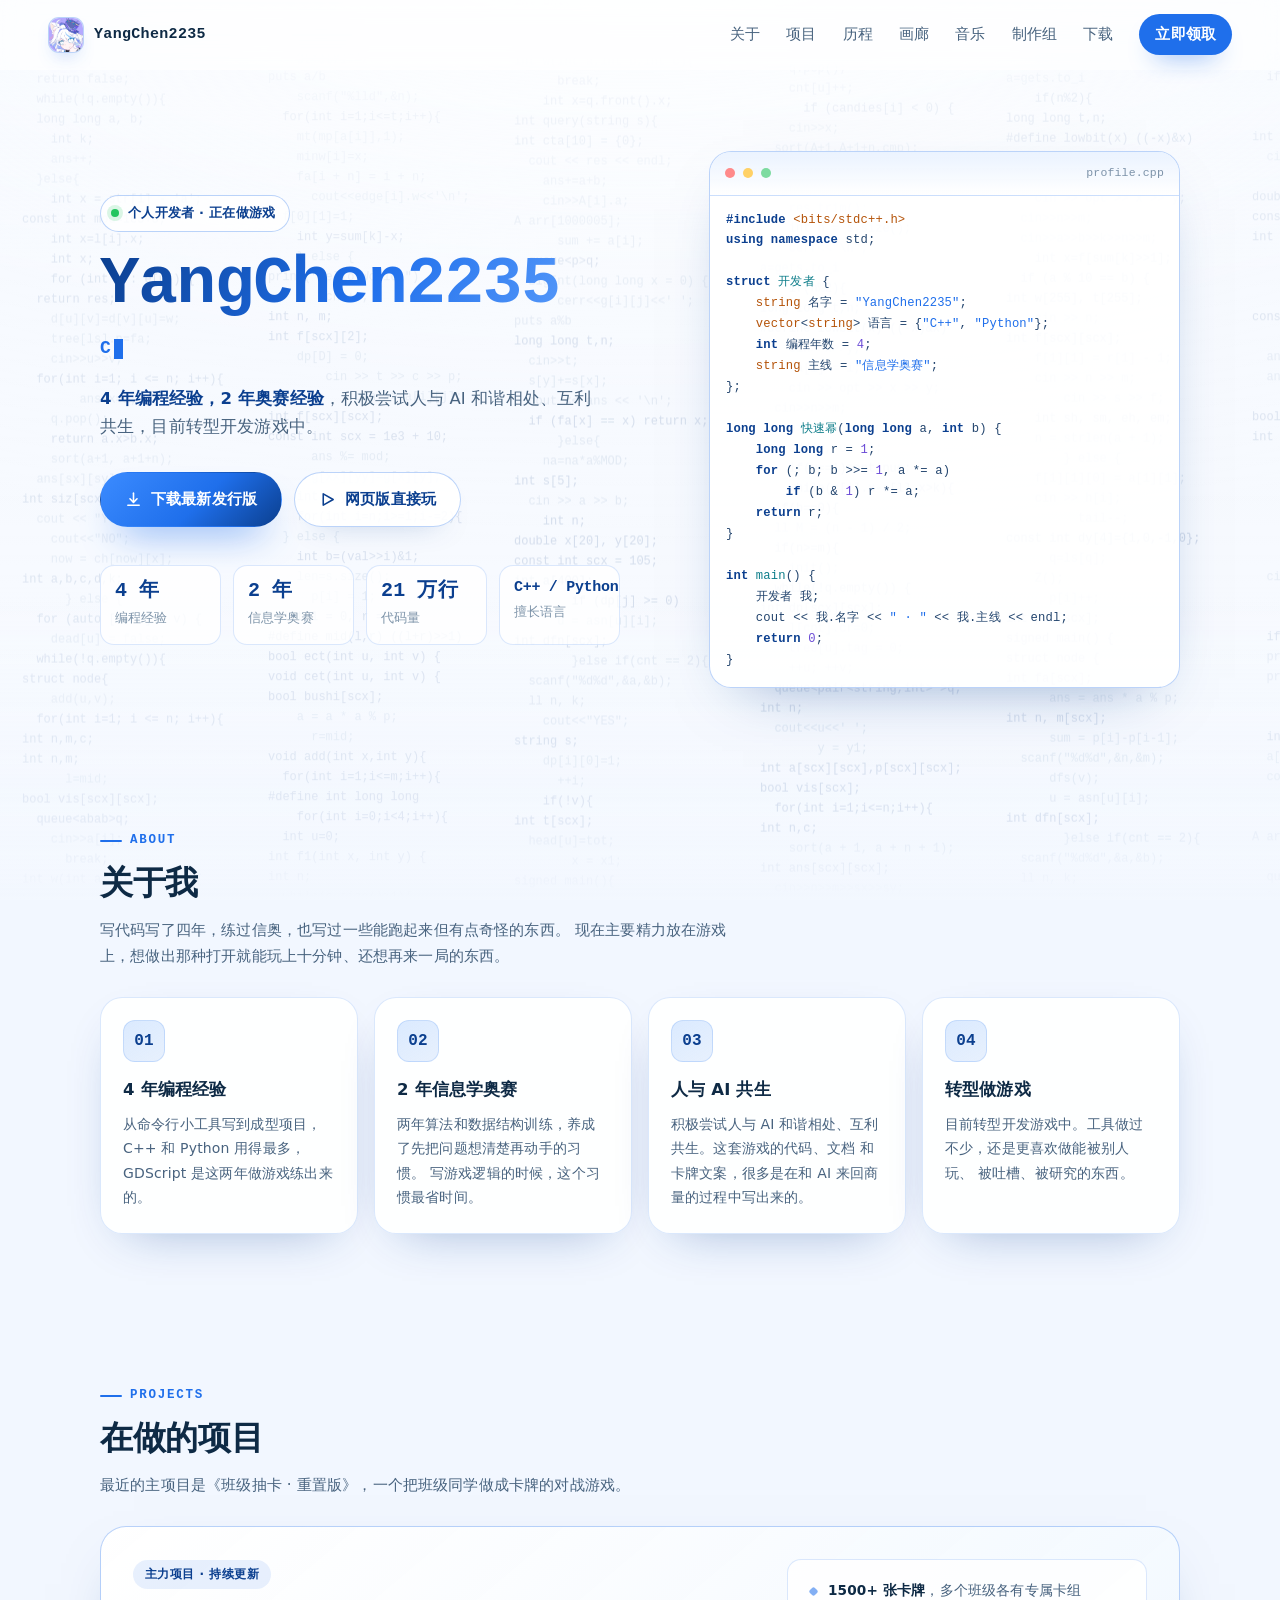
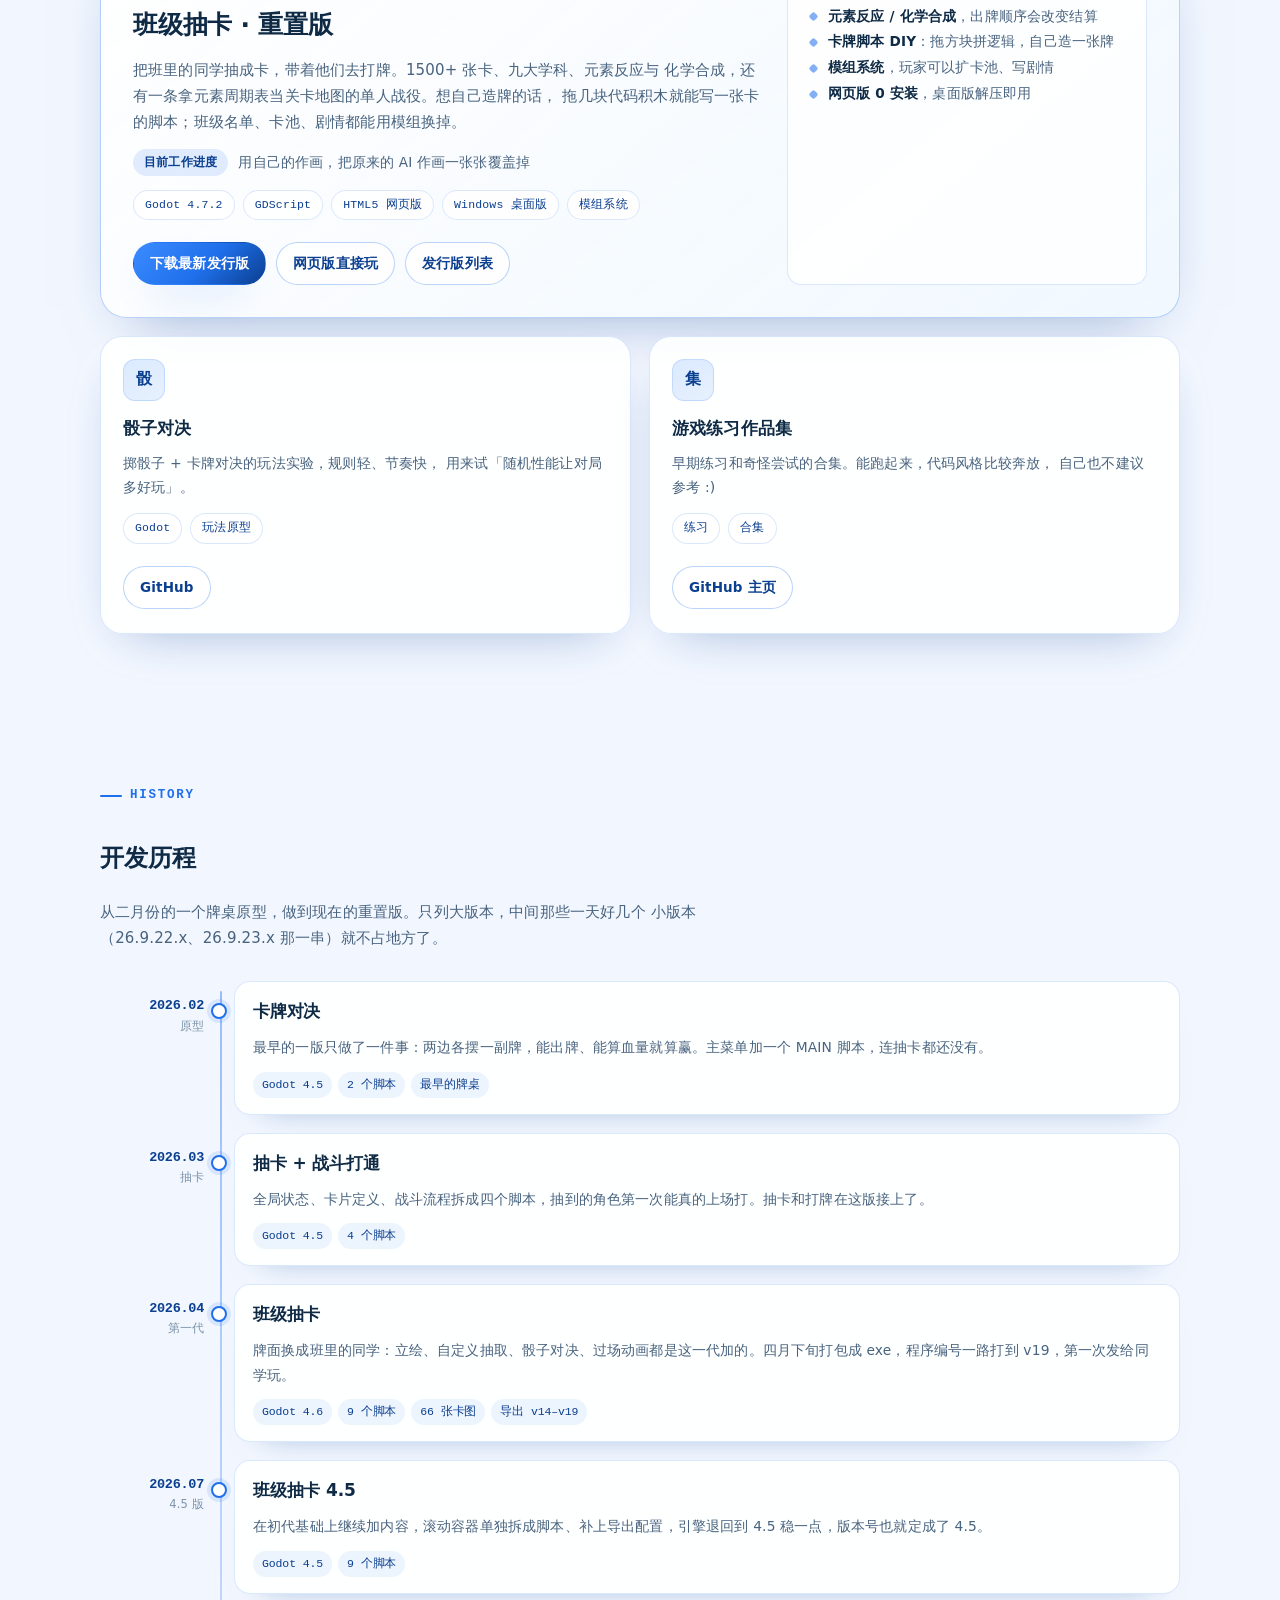
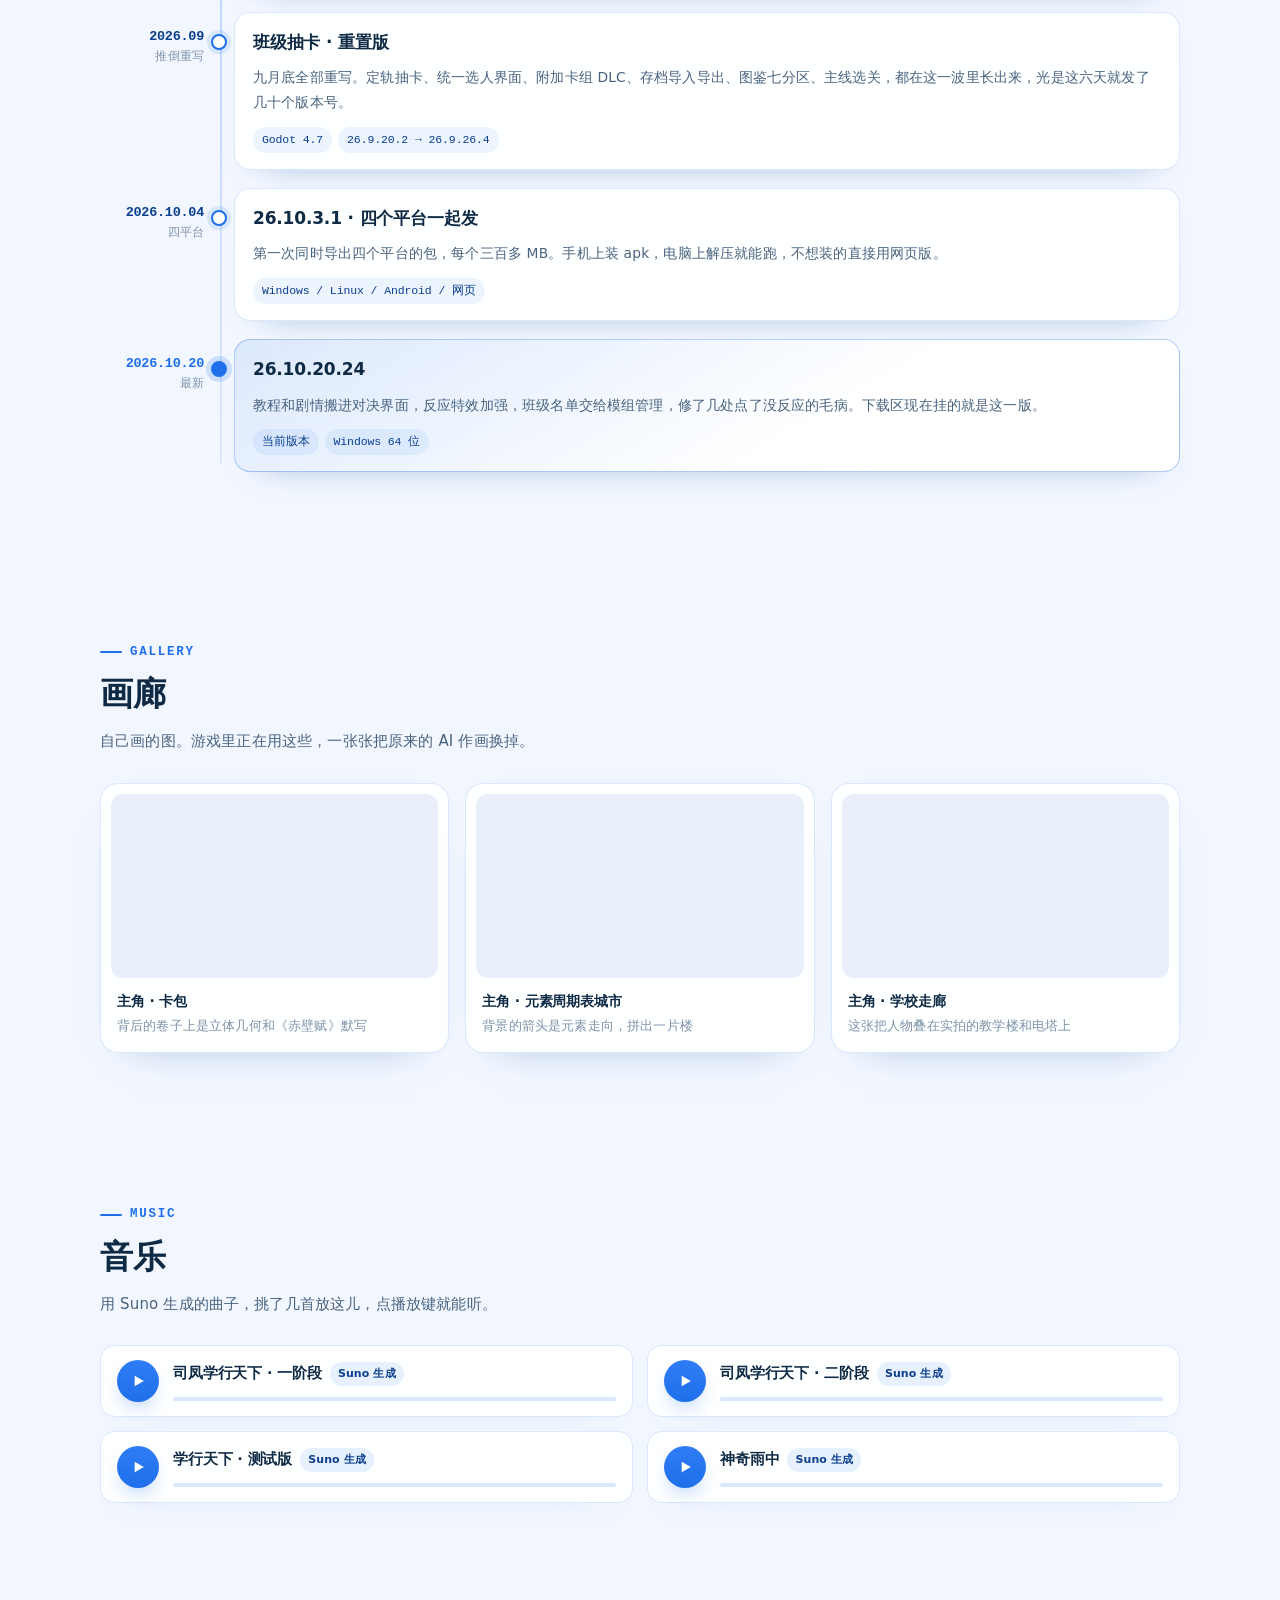
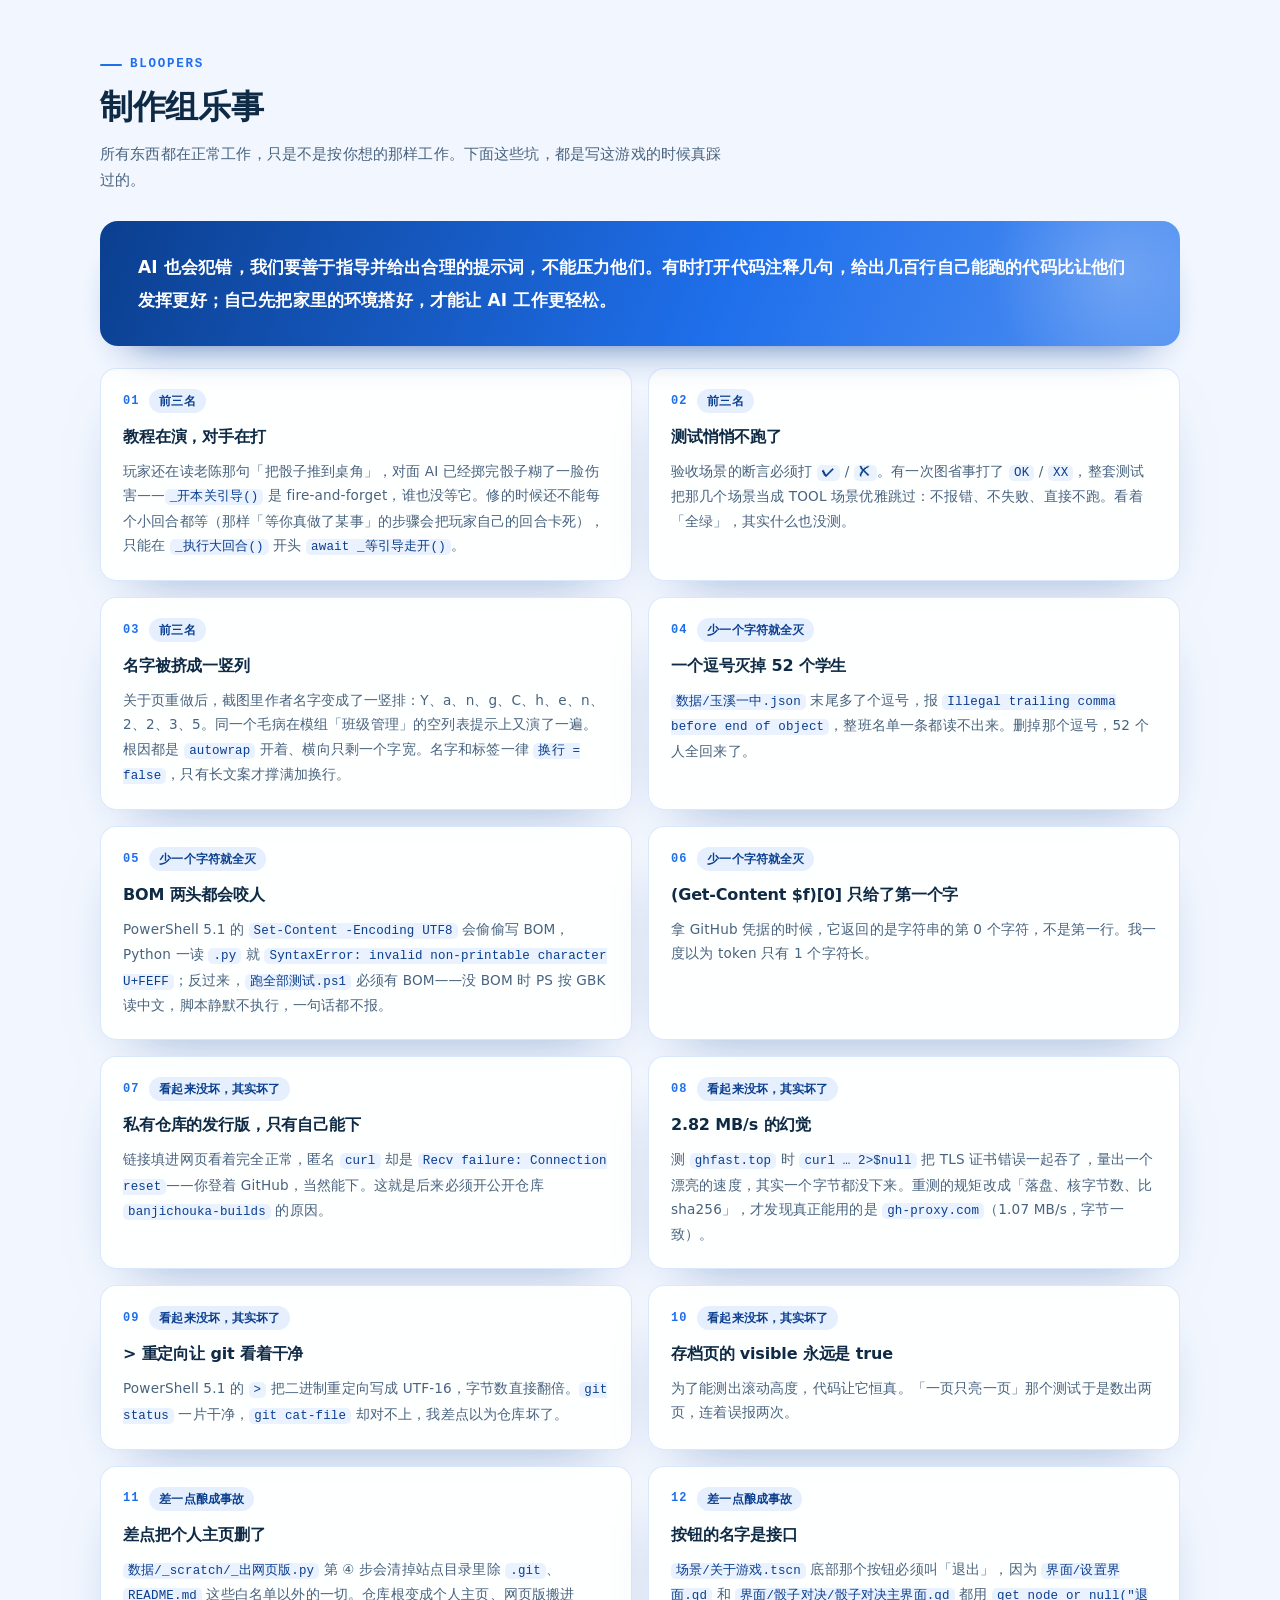
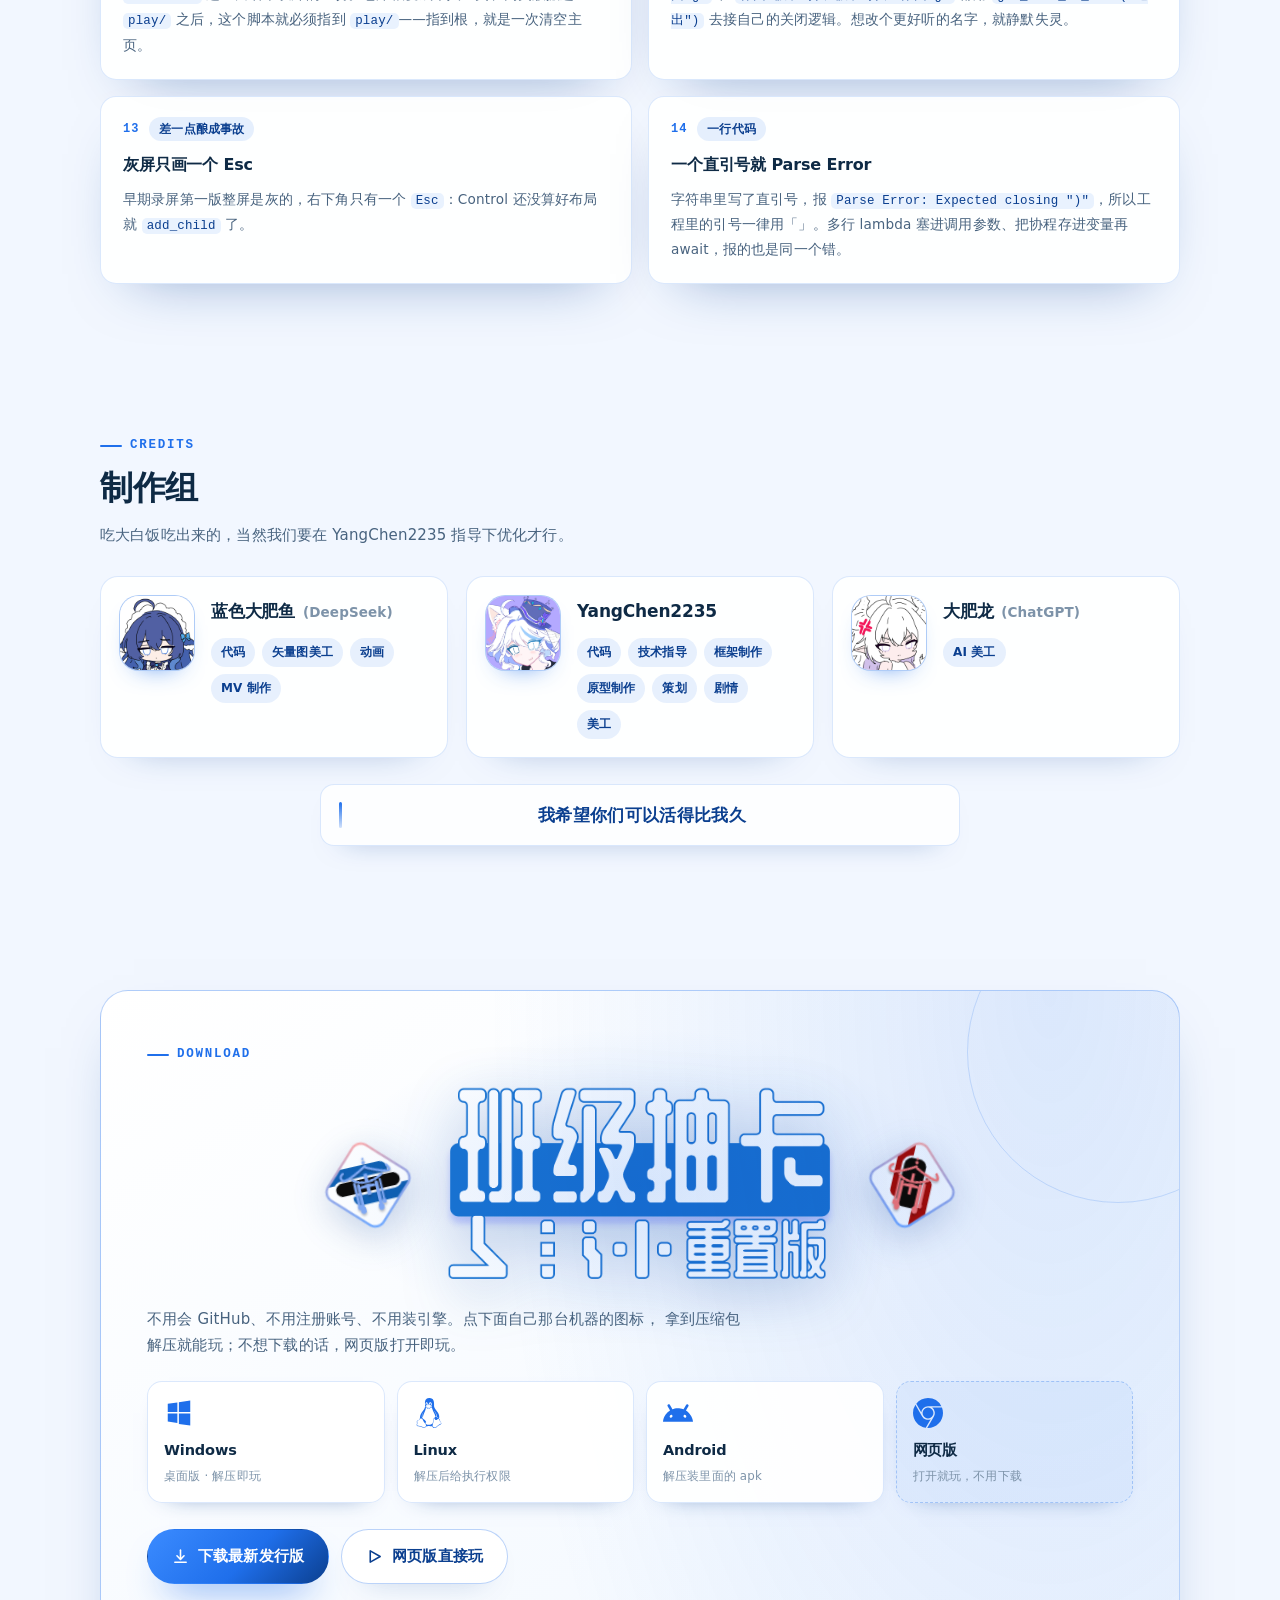
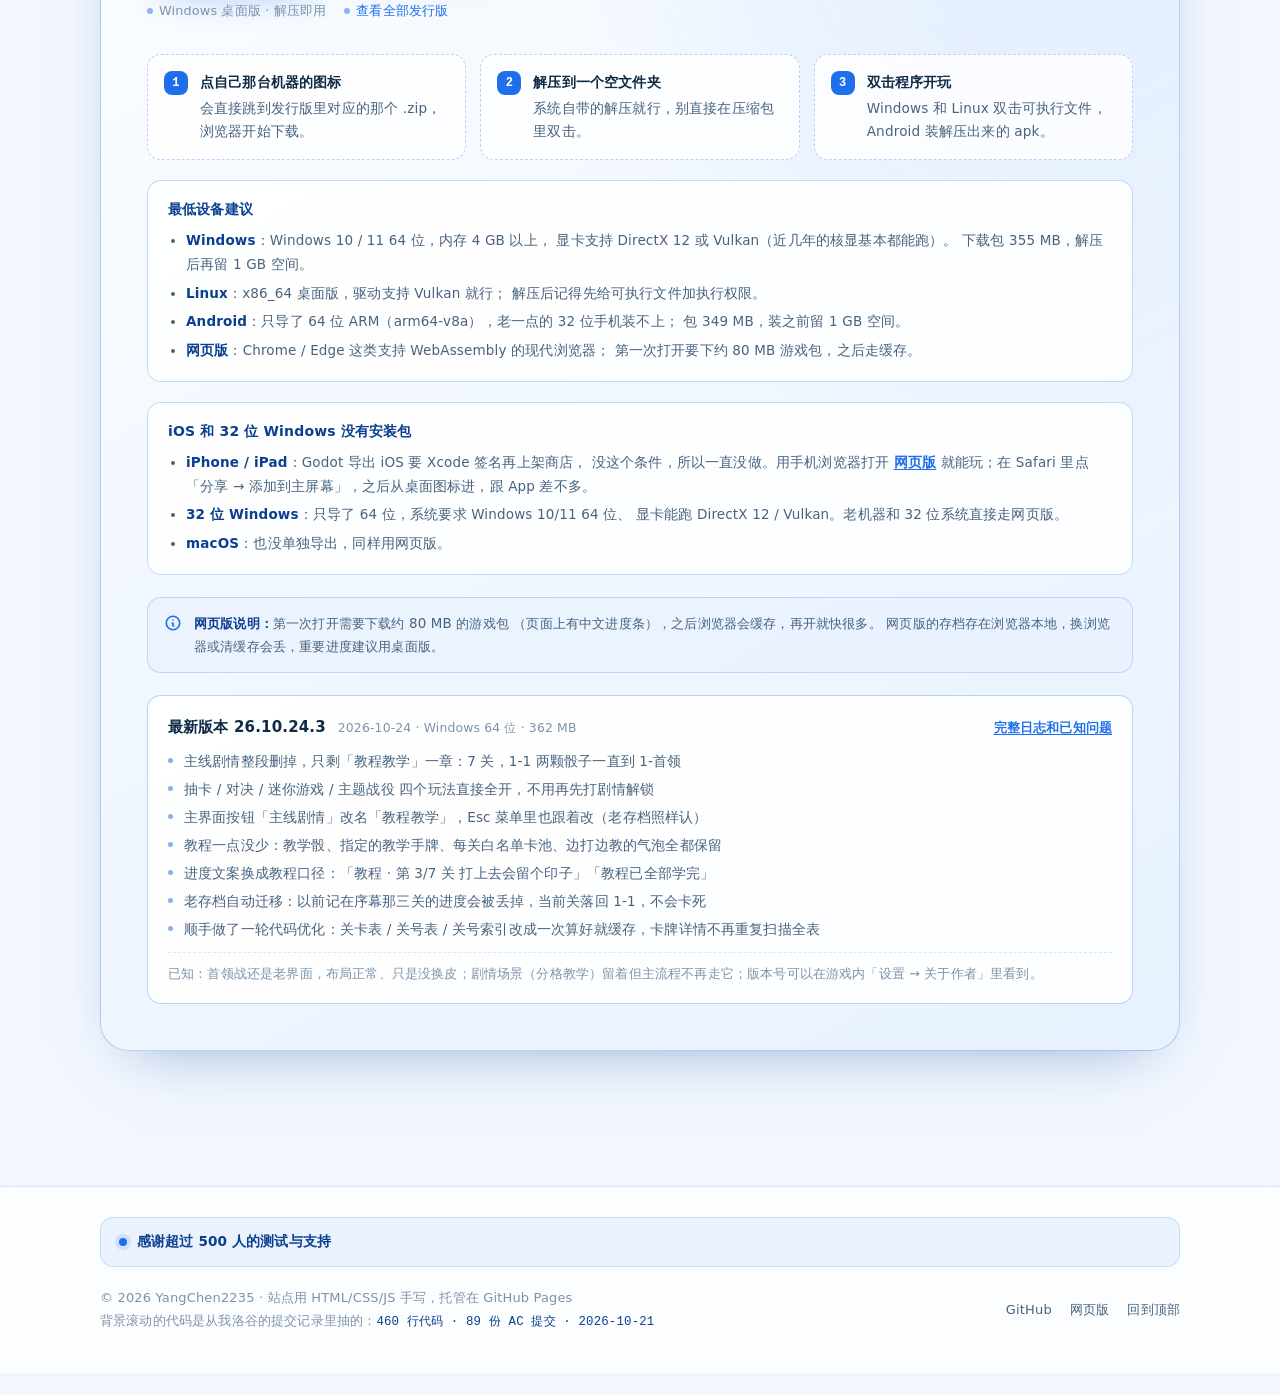
<file: index.html>
<!DOCTYPE html>
<html lang="zh-CN">
	<head>
		<meta charset="utf-8" />
		<meta name="viewport" content="width=device-width, initial-scale=1" />
		<title>YangChen2235 · 个人开发者｜班级抽卡 · 重置版</title>
		<meta
			name="description"
			content="YangChen2235 的个人主页：4 年编程经验、2 年信息学奥赛，尝试人与 AI 和谐相处、互利共生，目前转型做游戏开发。《班级抽卡 · 重置版》最新发行版下载与网页版直玩入口。"
		/>
		<meta name="author" content="YangChen2235" />
		<meta name="theme-color" content="#1f6feb" />
		<meta property="og:type" content="website" />
		<meta property="og:title" content="YangChen2235 · 个人开发者" />
		<meta
			property="og:description"
			content="4 年编程 · 2 年奥赛 · 正在做《班级抽卡 · 重置版》。网页版打开即玩，桌面版下载最新发行版。"
		/>
		<meta property="og:url" content="https://yangchen2235.github.io/" />
		<link rel="icon" type="image/svg+xml" href="assets/favicon.svg" />
		<link rel="stylesheet" href="assets/css/style.css" />
		<noscript>
			<style>
				.reveal {
					opacity: 1 !important;
					transform: none !important;
				}
			</style>
		</noscript>
	</head>
	<body>
		<!-- 
			不要开 F12 偷看了，YangChen2235 会注视你的
		-->
		<!-- 背景：游戏源码滚动墙 -->
		<canvas id="code-wall" aria-hidden="true"></canvas>
		<div class="veil" aria-hidden="true"></div>

		<header class="nav">
			<a class="brand" href="#top">
				<img
					class="brand-avatar"
					src="assets/img/avatar.png"
					alt="YangChen2235 的头像"
					width="36"
					height="36"
				/>
				<span class="brand-text">YangChen2235</span>
			</a>
			<nav class="nav-links">
				<a href="#about">关于</a>
				<a href="#projects">项目</a>
				<a href="#timeline">历程</a>
				<a href="#gallery">画廊</a>
				<a href="#music">音乐</a>
				<a href="#team">制作组</a>
				<a href="#download">下载</a>
				<a class="nav-cta" href="#download">立即领取</a>
			</nav>
		</header>

		<main>
			<div class="wrap">
				<!-- ============ Hero ============ -->
				<section id="top" class="hero">
					<div class="hero-copy reveal">
						<p class="eyebrow"><span class="dot"></span>个人开发者 · 正在做游戏</p>
						<h1 class="hero-title">YangChen2235</h1>
						<p class="hero-sub">
							<span id="typed">个人开发者 / 游戏开发中</span><span class="caret"></span>
						</p>
						<p class="hero-desc">
							<strong>4 年编程经验，2 年奥赛经验</strong>，积极尝试人与
							AI 和谐相处、互利共生，目前转型开发游戏中。
						</p>
						<div class="hero-actions">
							<a
								class="btn btn-primary"
								href="#download"
							>
								<svg viewBox="0 0 24 24" fill="none" stroke="currentColor" stroke-width="2.2" stroke-linecap="round" stroke-linejoin="round" aria-hidden="true">
									<path d="M12 3v12" />
									<path d="M7 11l5 5 5-5" />
									<path d="M4 20h16" />
								</svg>
								下载最新发行版
							</a>
							<a class="btn btn-ghost" href="play/">
								<svg viewBox="0 0 24 24" fill="none" stroke="currentColor" stroke-width="2.2" stroke-linecap="round" stroke-linejoin="round" aria-hidden="true">
									<path d="M6 4l14 8-14 8z" />
								</svg>
								网页版直接玩
							</a>
						</div>
						<ul class="stats">
							<li><b>4 年</b><span>编程经验</span></li>
							<li><b>2 年</b><span>信息学奥赛</span></li>
							<li><b>21 万行</b><span>代码量</span></li>
							<li class="stat-lang"><b>C++ / Python</b><span>擅长语言</span></li>
						</ul>

					</div>

					<div class="terminal reveal" data-delay="0.12" aria-hidden="true">
						<div class="terminal-bar">
							<i></i><i></i><i></i>
							<em>profile.cpp</em>
						</div>
						<pre><code><span class="tk-kw">#include</span> <span class="tk-typ">&lt;bits/stdc++.h&gt;</span>
<span class="tk-kw">using</span> <span class="tk-kw">namespace</span> std;

<span class="tk-kw">struct</span> <span class="tk-fn">开发者</span> {
    <span class="tk-typ">string</span> 名字 = <span class="tk-str">"YangChen2235"</span>;
    <span class="tk-typ">vector</span>&lt;<span class="tk-typ">string</span>&gt; 语言 = {<span class="tk-str">"C++"</span>, <span class="tk-str">"Python"</span>};
    <span class="tk-kw">int</span> 编程年数 = <span class="tk-num">4</span>;
    <span class="tk-typ">string</span> 主线 = <span class="tk-str">"信息学奥赛"</span>;
};

<span class="tk-kw">long</span> <span class="tk-kw">long</span> <span class="tk-fn">快速幂</span>(<span class="tk-kw">long</span> <span class="tk-kw">long</span> a, <span class="tk-kw">int</span> b) {
    <span class="tk-kw">long</span> <span class="tk-kw">long</span> r = <span class="tk-num">1</span>;
    <span class="tk-kw">for</span> (; b; b &gt;&gt;= <span class="tk-num">1</span>, a *= a)
        <span class="tk-kw">if</span> (b &amp; <span class="tk-num">1</span>) r *= a;
    <span class="tk-kw">return</span> r;
}

<span class="tk-kw">int</span> <span class="tk-fn">main</span>() {
    开发者 我;
    cout &lt;&lt; 我.名字 &lt;&lt; <span class="tk-str">" · "</span> &lt;&lt; 我.主线 &lt;&lt; endl;
    <span class="tk-kw">return</span> <span class="tk-num">0</span>;
}
</code></pre>
					</div>
				</section>

				<!-- ============ 关于 ============ -->
				<section id="about" class="sec">
					<div class="sec-head reveal">
						<p class="sec-kicker">about</p>
						<h2 class="sec-title">关于我</h2>
						<p class="sec-desc">
							写代码写了四年，练过信奥，也写过一些能跑起来但有点奇怪的东西。
							现在主要精力放在游戏上，想做出那种打开就能玩上十分钟、还想再来一局的东西。
						</p>
					</div>

					<div class="about-grid">
						<article class="card reveal">
							<div class="card-icon">01</div>
							<h3>4 年编程经验</h3>
							<p>
								从命令行小工具写到成型项目，C++ 和 Python 用得最多，
								GDScript 是这两年做游戏练出来的。
							</p>
						</article>

						<article class="card reveal" data-delay="0.06">
							<div class="card-icon">02</div>
							<h3>2 年信息学奥赛</h3>
							<p>
								两年算法和数据结构训练，养成了先把问题想清楚再动手的习惯。
								写游戏逻辑的时候，这个习惯最省时间。
							</p>
						</article>

						<article class="card reveal" data-delay="0.12">
							<div class="card-icon">03</div>
							<h3>人与 AI 共生</h3>
							<p>
								积极尝试人与 AI 和谐相处、互利共生。这套游戏的代码、文档
								和卡牌文案，很多是在和 AI 来回商量的过程中写出来的。
							</p>
						</article>

						<article class="card reveal" data-delay="0.18">
							<div class="card-icon">04</div>
							<h3>转型做游戏</h3>
							<p>
								目前转型开发游戏中。工具做过不少，还是更喜欢做能被别人玩、
								被吐槽、被研究的东西。
							</p>
						</article>
					</div>
				</section>

				<!-- ============ 项目 ============ -->
				<section id="projects" class="sec">
					<div class="sec-head reveal">
						<p class="sec-kicker">projects</p>
						<h2 class="sec-title">在做的项目</h2>
						<p class="sec-desc">
							最近的主项目是《班级抽卡 · 重置版》，一个把班级同学做成卡牌的对战游戏。
						</p>
					</div>

					<article class="project reveal">
						<div>
							<span class="project-badge">主力项目 · 持续更新</span>
							<h3>班级抽卡 · 重置版</h3>
							<p class="project-lead">
								把班里的同学抽成卡，带着他们去打牌。1500+ 张卡、九大学科、元素反应与
								化学合成，还有一条拿元素周期表当关卡地图的单人战役。想自己造牌的话，
								拖几块代码积木就能写一张卡的脚本；班级名单、卡池、剧情都能用模组换掉。
							</p>
							<p class="project-progress">
								<span>目前工作进度</span>用自己的作画，把原来的 AI 作画一张张覆盖掉
							</p>
							<ul class="tags">
								<li>Godot 4.7.2</li>
								<li>GDScript</li>
								<li>HTML5 网页版</li>
								<li>Windows 桌面版</li>
								<li>模组系统</li>
							</ul>
							<div class="project-actions">
								<a class="btn btn-primary btn-sm" href="#download">下载最新发行版</a>
								<a class="btn btn-ghost btn-sm" href="play/">网页版直接玩</a>
								<a
									class="btn btn-ghost btn-sm"
									href="https://github.com/YangChen2235/banjichouka-builds/releases"
									target="_blank"
									rel="noopener"
									>发行版列表</a
								>
							</div>
						</div>

						<ul class="feature-list">
							<li><b>1500+ 张卡牌</b>，多个班级各有专属卡组</li>
							<li><b>元素反应 / 化学合成</b>，出牌顺序会改变结算</li>
							<li><b>卡牌脚本 DIY</b>：拖方块拼逻辑，自己造一张牌</li>
							<li><b>模组系统</b>，玩家可以扩卡池、写剧情</li>
							<li><b>网页版 0 安装</b>，桌面版解压即用</li>
						</ul>
					</article>

					<div class="project-grid">
						<article class="card reveal">
							<div class="card-icon">骰</div>
							<h3>骰子对决</h3>
							<p>
								掷骰子 + 卡牌对决的玩法实验，规则轻、节奏快，
								用来试「随机性能让对局多好玩」。
							</p>
							<ul class="tags">
								<li>Godot</li>
								<li>玩法原型</li>
							</ul>
							<div class="project-actions">
								<a
									class="btn btn-ghost btn-sm"
									href="https://github.com/YangChen2235/dice-game1"
									target="_blank"
									rel="noopener"
									>GitHub</a
								>
							</div>
						</article>

						<article class="card reveal" data-delay="0.08">
							<div class="card-icon">集</div>
							<h3>游戏练习作品集</h3>
							<p>
								早期练习和奇怪尝试的合集。能跑起来，代码风格比较奔放，
								自己也不建议参考 :)
							</p>
							<ul class="tags">
								<li>练习</li>
								<li>合集</li>
							</ul>
							<div class="project-actions">
								<a
									class="btn btn-ghost btn-sm"
									href="https://github.com/YangChen2235"
									target="_blank"
									rel="noopener"
									>GitHub 主页</a
								>
							</div>
						</article>
					</div>
				</section>

				<!-- ============ 历程 ============ -->
				<section id="timeline" class="sec">
					<p class="sec-kicker">history</p>
					<h2>开发历程</h2>
					<p class="sec-desc">
						从二月份的一个牌桌原型，做到现在的重置版。只列大版本，中间那些一天好几个
						小版本（26.9.22.x、26.9.23.x 那一串）就不占地方了。
					</p>
					<ol class="timeline">
						<li class="tl-item reveal">
							<div class="tl-when">
								<b>2026.02</b>
								<span>原型</span>
							</div>
							<div class="tl-body">
								<h3>卡牌对决</h3>
								<p>最早的一版只做了一件事：两边各摆一副牌，能出牌、能算血量就算赢。主菜单加一个 MAIN 脚本，连抽卡都还没有。</p>
								<ul class="tl-tags"><li>Godot 4.5</li><li>2 个脚本</li><li>最早的牌桌</li></ul>
							</div>
						</li>
						<li class="tl-item reveal" data-delay="0.05">
							<div class="tl-when">
								<b>2026.03</b>
								<span>抽卡</span>
							</div>
							<div class="tl-body">
								<h3>抽卡 + 战斗打通</h3>
								<p>全局状态、卡片定义、战斗流程拆成四个脚本，抽到的角色第一次能真的上场打。抽卡和打牌在这版接上了。</p>
								<ul class="tl-tags"><li>Godot 4.5</li><li>4 个脚本</li></ul>
							</div>
						</li>
						<li class="tl-item reveal" data-delay="0.1">
							<div class="tl-when">
								<b>2026.04</b>
								<span>第一代</span>
							</div>
							<div class="tl-body">
								<h3>班级抽卡</h3>
								<p>牌面换成班里的同学：立绘、自定义抽取、骰子对决、过场动画都是这一代加的。四月下旬打包成 exe，程序编号一路打到 v19，第一次发给同学玩。</p>
								<ul class="tl-tags"><li>Godot 4.6</li><li>9 个脚本</li><li>66 张卡图</li><li>导出 v14–v19</li></ul>
							</div>
						</li>
						<li class="tl-item reveal" data-delay="0.15">
							<div class="tl-when">
								<b>2026.07</b>
								<span>4.5 版</span>
							</div>
							<div class="tl-body">
								<h3>班级抽卡 4.5</h3>
								<p>在初代基础上继续加内容，滚动容器单独拆成脚本、补上导出配置，引擎退回到 4.5 稳一点，版本号也就定成了 4.5。</p>
								<ul class="tl-tags"><li>Godot 4.5</li><li>9 个脚本</li></ul>
							</div>
						</li>
						<li class="tl-item reveal" data-delay="0.2">
							<div class="tl-when">
								<b>2026.09</b>
								<span>推倒重写</span>
							</div>
							<div class="tl-body">
								<h3>班级抽卡 · 重置版</h3>
								<p>九月底全部重写。定轨抽卡、统一选人界面、附加卡组 DLC、存档导入导出、图鉴七分区、主线选关，都在这一波里长出来，光是这六天就发了几十个版本号。</p>
								<ul class="tl-tags"><li>Godot 4.7</li><li>26.9.20.2 → 26.9.26.4</li></ul>
							</div>
						</li>
						<li class="tl-item reveal" data-delay="0.25">
							<div class="tl-when">
								<b>2026.10.04</b>
								<span>四平台</span>
							</div>
							<div class="tl-body">
								<h3>26.10.3.1 · 四个平台一起发</h3>
								<p>第一次同时导出四个平台的包，每个三百多 MB。手机上装 apk，电脑上解压就能跑，不想装的直接用网页版。</p>
								<ul class="tl-tags"><li>Windows / Linux / Android / 网页</li></ul>
							</div>
						</li>
						<li class="tl-item reveal many" data-delay="0.3">
							<div class="tl-when">
								<b>2026.10.20</b>
								<span>最新</span>
							</div>
							<div class="tl-body">
								<h3>26.10.20.24</h3>
								<p>教程和剧情搬进对决界面，反应特效加强，班级名单交给模组管理，修了几处点了没反应的毛病。下载区现在挂的就是这一版。</p>
								<ul class="tl-tags"><li>当前版本</li><li>Windows 64 位</li></ul>
							</div>
						</li>
					</ol>
				</section>

				<!-- ============ 画廊 ============ -->
				<section id="gallery" class="sec">
					<div class="sec-head reveal">
						<p class="sec-kicker">gallery</p>
						<h2 class="sec-title">画廊</h2>
						<p class="sec-desc">
							自己画的图。游戏里正在用这些，一张张把原来的 AI 作画换掉。
						</p>
					</div>

					<div class="gallery-grid">
						<figure class="art reveal">
							<a class="art-link" href="assets/img/gallery/gallery-1.webp">
								<img
									src="assets/img/gallery/gallery-1.webp"
									alt="自绘：绿头发的主角抱着卡包，站在写满数学题和古文默写的卷子前"
									width="2730"
									height="1536"
									loading="lazy"
									decoding="async"
								/>
							</a>
							<figcaption>
								<b>主角 · 卡包</b>
								<span>背后的卷子上是立体几何和《赤壁赋》默写</span>
							</figcaption>
						</figure>

						<figure class="art reveal" data-delay="0.08">
							<a class="art-link" href="assets/img/gallery/gallery-2.webp">
								<img
									src="assets/img/gallery/gallery-2.webp"
									alt="自绘：白头发的主角戴着蓝紫色小帽，背景是元素周期表箭头拼出的城市剪影"
									width="2730"
									height="1536"
									loading="lazy"
									decoding="async"
								/>
							</a>
							<figcaption>
								<b>主角 · 元素周期表城市</b>
								<span>背景的箭头是元素走向，拼出一片楼</span>
							</figcaption>
						</figure>

						<figure class="art reveal" data-delay="0.16">
							<a class="art-link" href="assets/img/gallery/gallery-3.webp">
								<img
									src="assets/img/gallery/gallery-3.webp"
									alt="自绘：紫色外套的主角站在学校走廊里，背景是真实拍的教学楼、电塔和晴天"
									width="2730"
									height="1536"
									loading="lazy"
									decoding="async"
								/>
							</a>
							<figcaption>
								<b>主角 · 学校走廊</b>
								<span>这张把人物叠在实拍的教学楼和电塔上</span>
							</figcaption>
						</figure>
					</div>
				</section>
				<!-- ============ 音乐 ============ -->
				<section id="music" class="sec">
					<div class="sec-head reveal">
						<p class="sec-kicker">music</p>
						<h2 class="sec-title">音乐</h2>
						<p class="sec-desc">用 Suno 生成的曲子，挑了几首放这儿，点播放键就能听。</p>
					</div>

					<ul class="tracks reveal" data-delay="0.04">
						<li class="track" data-src="assets/audio/xuexing-1.mp3">
							<button class="track-play" type="button" aria-label="播放 司凤学行天下 · 一阶段">
								<svg class="ico-play" viewBox="0 0 24 24" aria-hidden="true"><path d="M8 5.6v12.8L19 12z" fill="currentColor" /></svg>
								<svg class="ico-pause" viewBox="0 0 24 24" aria-hidden="true"><path d="M8 5h3v14H8zM13 5h3v14h-3z" fill="currentColor" /></svg>
							</button>
							<div class="track-body">
								<div class="track-title">
									<b>司凤学行天下 · 一阶段</b>
									<span class="track-tag">Suno 生成</span>
								</div>
								<div class="track-bar"><span></span></div>
							</div>
						</li>

						<li class="track" data-src="assets/audio/xuexing-2.mp3">
							<button class="track-play" type="button" aria-label="播放 司凤学行天下 · 二阶段">
								<svg class="ico-play" viewBox="0 0 24 24" aria-hidden="true"><path d="M8 5.6v12.8L19 12z" fill="currentColor" /></svg>
								<svg class="ico-pause" viewBox="0 0 24 24" aria-hidden="true"><path d="M8 5h3v14H8zM13 5h3v14h-3z" fill="currentColor" /></svg>
							</button>
							<div class="track-body">
								<div class="track-title">
									<b>司凤学行天下 · 二阶段</b>
									<span class="track-tag">Suno 生成</span>
								</div>
								<div class="track-bar"><span></span></div>
							</div>
						</li>

						<li class="track" data-src="assets/audio/xuexing-test.mp3">
							<button class="track-play" type="button" aria-label="播放 学行天下 · 测试版">
								<svg class="ico-play" viewBox="0 0 24 24" aria-hidden="true"><path d="M8 5.6v12.8L19 12z" fill="currentColor" /></svg>
								<svg class="ico-pause" viewBox="0 0 24 24" aria-hidden="true"><path d="M8 5h3v14H8zM13 5h3v14h-3z" fill="currentColor" /></svg>
							</button>
							<div class="track-body">
								<div class="track-title">
									<b>学行天下 · 测试版</b>
									<span class="track-tag">Suno 生成</span>
								</div>
								<div class="track-bar"><span></span></div>
							</div>
						</li>

						<li class="track" data-src="assets/audio/yuzhong.mp3">
							<button class="track-play" type="button" aria-label="播放 神奇雨中">
								<svg class="ico-play" viewBox="0 0 24 24" aria-hidden="true"><path d="M8 5.6v12.8L19 12z" fill="currentColor" /></svg>
								<svg class="ico-pause" viewBox="0 0 24 24" aria-hidden="true"><path d="M8 5h3v14H8zM13 5h3v14h-3z" fill="currentColor" /></svg>
							</button>
							<div class="track-body">
								<div class="track-title">
									<b>神奇雨中</b>
									<span class="track-tag">Suno 生成</span>
								</div>
								<div class="track-bar"><span></span></div>
							</div>
						</li>
					</ul>

					<noscript>
						<p class="music-fallback">
							播放器需要 JavaScript。直接听：
							<a href="assets/audio/xuexing-1.mp3">一阶段</a>、
							<a href="assets/audio/xuexing-2.mp3">二阶段</a>、
							<a href="assets/audio/xuexing-test.mp3">测试版</a>、
							<a href="assets/audio/yuzhong.mp3">神奇雨中</a>。
						</p>
					</noscript>
				</section>
				<!-- ============ 制作组乐事 ============ -->
				<section id="bloopers" class="sec">
					<div class="sec-head reveal">
						<p class="sec-kicker">bloopers</p>
						<h2 class="sec-title">制作组乐事</h2>
						<p class="sec-desc">
							所有东西都在正常工作，只是不是按你想的那样工作。下面这些坑，都是写这游戏的时候真踩过的。
						</p>
					</div>

					<div class="bl-band reveal">
						<p>
							AI 也会犯错，我们要善于指导并给出合理的提示词，不能压力他们。有时打开代码注释几句，给出几百行自己能跑的代码比让他们发挥更好；自己先把家里的环境搭好，才能让 AI 工作更轻松。
						</p>
					</div>

					<div class="bl-grid">
						<article class="bl-card reveal">
							<div class="bl-top"><span class="bl-rank">01</span><span class="bl-tag">前三名</span></div>
							<h3>教程在演，对手在打</h3>
							<p>
								玩家还在读老陈那句「把骰子推到桌角」，对面 AI 已经掷完骰子糊了一脸伤害——<code>_开本关引导()</code>
								是 fire-and-forget，谁也没等它。修的时候还不能每个小回合都等（那样「等你真做了某事」的步骤会把玩家自己的回合卡死），只能在
								<code>_执行大回合()</code> 开头 <code>await _等引导走开()</code>。
							</p>
						</article>

						<article class="bl-card reveal" data-delay="0.05">
							<div class="bl-top"><span class="bl-rank">02</span><span class="bl-tag">前三名</span></div>
							<h3>测试悄悄不跑了</h3>
							<p>
								验收场景的断言必须打 <code>✔</code> / <code>✘</code>。有一次图省事打了 <code>OK</code> / <code>XX</code>，整套测试把那几个场景当成
								TOOL 场景优雅跳过：不报错、不失败、直接不跑。看着「全绿」，其实什么也没测。
							</p>
						</article>

						<article class="bl-card reveal" data-delay="0.1">
							<div class="bl-top"><span class="bl-rank">03</span><span class="bl-tag">前三名</span></div>
							<h3>名字被挤成一竖列</h3>
							<p>
								关于页重做后，截图里作者名字变成了一竖排：Y、a、n、g、C、h、e、n、2、2、3、5。同一个毛病在模组「班级管理」的空列表提示上又演了一遍。根因都是
								<code>autowrap</code> 开着、横向只剩一个字宽。名字和标签一律 <code>换行 = false</code>，只有长文案才撑满加换行。
							</p>
						</article>

						<article class="bl-card reveal">
							<div class="bl-top"><span class="bl-rank">04</span><span class="bl-tag">少一个字符就全灭</span></div>
							<h3>一个逗号灭掉 52 个学生</h3>
							<p>
								<code>数据/玉溪一中.json</code> 末尾多了个逗号，报
								<code>Illegal trailing comma before end of object</code>，整班名单一条都读不出来。删掉那个逗号，52 个人全回来了。
							</p>
						</article>

						<article class="bl-card reveal" data-delay="0.05">
							<div class="bl-top"><span class="bl-rank">05</span><span class="bl-tag">少一个字符就全灭</span></div>
							<h3>BOM 两头都会咬人</h3>
							<p>
								PowerShell 5.1 的 <code>Set-Content -Encoding UTF8</code> 会偷偷写 BOM，Python 一读 <code>.py</code> 就
								<code>SyntaxError: invalid non-printable character U+FEFF</code>；反过来，<code>跑全部测试.ps1</code>
								必须有 BOM——没 BOM 时 PS 按 GBK 读中文，脚本静默不执行，一句话都不报。
							</p>
						</article>

						<article class="bl-card reveal" data-delay="0.1">
							<div class="bl-top"><span class="bl-rank">06</span><span class="bl-tag">少一个字符就全灭</span></div>
							<h3>(Get-Content $f)[0] 只给了第一个字</h3>
							<p>
								拿 GitHub 凭据的时候，它返回的是字符串的第 0 个字符，不是第一行。我一度以为 token 只有 1 个字符长。
							</p>
						</article>

						<article class="bl-card reveal">
							<div class="bl-top"><span class="bl-rank">07</span><span class="bl-tag">看起来没坏，其实坏了</span></div>
							<h3>私有仓库的发行版，只有自己能下</h3>
							<p>
								链接填进网页看着完全正常，匿名 <code>curl</code> 却是
								<code>Recv failure: Connection reset</code>——你登着 GitHub，当然能下。这就是后来必须开公开仓库
								<code>banjichouka-builds</code> 的原因。
							</p>
						</article>

						<article class="bl-card reveal" data-delay="0.05">
							<div class="bl-top"><span class="bl-rank">08</span><span class="bl-tag">看起来没坏，其实坏了</span></div>
							<h3>2.82 MB/s 的幻觉</h3>
							<p>
								测 <code>ghfast.top</code> 时 <code>curl … 2&gt;$null</code> 把 TLS 证书错误一起吞了，量出一个漂亮的速度，其实一个字节都没下来。重测的规矩改成「落盘、核字节数、比
								sha256」，才发现真正能用的是 <code>gh-proxy.com</code>（1.07 MB/s，字节一致）。
							</p>
						</article>

						<article class="bl-card reveal">
							<div class="bl-top"><span class="bl-rank">09</span><span class="bl-tag">看起来没坏，其实坏了</span></div>
							<h3>&gt; 重定向让 git 看着干净</h3>
							<p>
								PowerShell 5.1 的 <code>&gt;</code> 把二进制重定向写成 UTF-16，字节数直接翻倍。<code>git status</code>
								一片干净，<code>git cat-file</code> 却对不上，我差点以为仓库坏了。
							</p>
						</article>

						<article class="bl-card reveal" data-delay="0.05">
							<div class="bl-top"><span class="bl-rank">10</span><span class="bl-tag">看起来没坏，其实坏了</span></div>
							<h3>存档页的 visible 永远是 true</h3>
							<p>
								为了能测出滚动高度，代码让它恒真。「一页只亮一页」那个测试于是数出两页，连着误报两次。
							</p>
						</article>


						<article class="bl-card reveal" data-delay="0.1">
							<div class="bl-top"><span class="bl-rank">11</span><span class="bl-tag">差一点酿成事故</span></div>
							<h3>差点把个人主页删了</h3>
							<p>
								<code>数据/_scratch/_出网页版.py</code> 第 ④ 步会清掉站点目录里除 <code>.git</code>、<code>README.md</code>
								这些白名单以外的一切。仓库根变成个人主页、网页版搬进 <code>play/</code> 之后，这个脚本就必须指到
								<code>play/</code>——指到根，就是一次清空主页。
							</p>
						</article>

						<article class="bl-card reveal">
							<div class="bl-top"><span class="bl-rank">12</span><span class="bl-tag">差一点酿成事故</span></div>
							<h3>按钮的名字是接口</h3>
							<p>
								<code>场景/关于游戏.tscn</code> 底部那个按钮必须叫「退出」，因为 <code>界面/设置界面.gd</code> 和
								<code>界面/骰子对决/骰子对决主界面.gd</code> 都用 <code>get_node_or_null("退出")</code>
								去接自己的关闭逻辑。想改个更好听的名字，就静默失灵。
							</p>
						</article>

						<article class="bl-card reveal" data-delay="0.05">
							<div class="bl-top"><span class="bl-rank">13</span><span class="bl-tag">差一点酿成事故</span></div>
							<h3>灰屏只画一个 Esc</h3>
							<p>
								早期录屏第一版整屏是灰的，右下角只有一个 <code>Esc</code>：Control 还没算好布局就
								<code>add_child</code> 了。
							</p>
						</article>

						<article class="bl-card reveal" data-delay="0.1">
							<div class="bl-top"><span class="bl-rank">14</span><span class="bl-tag">一行代码</span></div>
							<h3>一个直引号就 Parse Error</h3>
							<p>
								字符串里写了直引号，报 <code>Parse Error: Expected closing ")"</code>，所以工程里的引号一律用「」。多行
								lambda 塞进调用参数、把协程存进变量再 await，报的也是同一个错。
							</p>
						</article>
					</div>
				</section>
				<!-- ============ 制作组 ============ -->
				<section id="team" class="sec">
					<div class="sec-head reveal">
						<p class="sec-kicker">credits</p>
						<h2 class="sec-title">制作组</h2>
						<p class="sec-desc">吃大白饭吃出来的，当然我们要在 YangChen2235 指导下优化才行。</p>
					</div>

					<div class="team-grid">
						<article class="member reveal">
							<img
								class="member-avatar"
								src="assets/img/team/bigfish.png"
								alt="蓝色大肥鱼的头像"
								width="768"
								height="768"
								loading="lazy"
								decoding="async"
							/>
							<div class="member-body">
								<h3>蓝色大肥鱼 <span class="member-vendor">(DeepSeek)</span></h3>
								<ul class="member-roles">
									<li>代码</li>
									<li>矢量图美工</li>
									<li>动画</li>
									<li>MV 制作</li>
								</ul>
							</div>
						</article>

						<article class="member reveal" data-delay="0.08">
							<img
								class="member-avatar"
								src="assets/img/avatar.png"
								alt="YangChen2235 的头像"
								width="714"
								height="714"
								loading="lazy"
								decoding="async"
							/>
							<div class="member-body">
								<h3>YangChen2235</h3>
								<ul class="member-roles">
									<li>代码</li>
									<li>技术指导</li>
									<li>框架制作</li>
									<li>原型制作</li>
									<li>策划</li>
									<li>剧情</li>
									<li>美工</li>
								</ul>
							</div>
						</article>

						<article class="member reveal" data-delay="0.16">
							<img
								class="member-avatar"
								src="assets/img/team/dafeilong.png"
								alt="大肥龙的头像"
								width="768"
								height="768"
								loading="lazy"
								decoding="async"
							/>
							<div class="member-body">
								<h3>大肥龙 <span class="member-vendor">(ChatGPT)</span></h3>
								<ul class="member-roles">
									<li>AI 美工</li>
								</ul>
							</div>
						</article>
					</div>

					<p class="team-line reveal" data-delay="0.2">我希望你们可以活得比我久</p>
				</section>
				<!-- ============ 下载 ============ -->
				<section id="download" class="sec">
					<div class="download reveal">
						<p class="sec-kicker">download</p>
						<h2 class="sr-only">下载《班级抽卡 · 重置版》</h2>
						<div class="game-crest">
							<img
								class="crest-shard crest-shard-l"
								src="assets/img/game/shard-blue.png"
								alt=""
								aria-hidden="true"
								width="96"
								height="96"
							/>
							<img
								class="crest-logo"
								src="assets/img/game/logo.png"
								alt="班级抽卡 · 重置版"
								width="940"
								height="493"
							/>
							<img
								class="crest-shard crest-shard-r"
								src="assets/img/game/shard-red.png"
								alt=""
								aria-hidden="true"
								width="96"
								height="96"
							/>
						</div>
						<p class="lead">
							不用会 GitHub、不用注册账号、不用装引擎。点下面自己那台机器的图标，
							拿到压缩包解压就能玩；不想下载的话，网页版打开即玩。
						</p>

						<ul class="platforms reveal" data-delay="0.04">
							<li>
								<a
									class="plat"
									data-asset="Windows.zip"
									data-hint="解压即玩"
									href="https://github.com/YangChen2235/banjichouka-builds/releases/download/26.10.24.3/Windows.zip"
									target="_blank"
									rel="noopener"
								>
									<img src="assets/img/platform/windows.svg" alt="" width="30" height="30" />
									<b>Windows</b>
									<span class="plat-size">桌面版 · 解压即玩</span>
								</a>
							</li>
							<li>
								<a
									class="plat"
									data-asset="Linux.zip"
									data-hint="解压后给执行权限"
									href="https://github.com/YangChen2235/banjichouka-builds/releases/download/26.10.24.3/Linux.zip"
									target="_blank"
									rel="noopener"
								>
									<img src="assets/img/platform/linux.svg" alt="" width="30" height="30" />
									<b>Linux</b>
									<span class="plat-size">解压后给执行权限</span>
								</a>
							</li>
							<li>
								<a
									class="plat"
									data-asset="Android.zip"
									data-hint="解压装里面的 apk"
									href="https://github.com/YangChen2235/banjichouka-builds/releases/download/26.10.24.3/Android.zip"
									target="_blank"
									rel="noopener"
								>
									<img src="assets/img/platform/android.svg" alt="" width="30" height="30" />
									<b>Android</b>
									<span class="plat-size">解压装里面的 apk</span>
								</a>
							</li>
							<li>
								<a class="plat plat-web" href="play/">
									<img src="assets/img/platform/googlechrome.svg" alt="" width="30" height="30" />
									<b>网页版</b>
									<span class="plat-size">打开就玩，不用下载</span>
								</a>
							</li>
						</ul>

						<div class="download-actions">
							<a
								class="btn btn-primary"
								id="dl-primary"
								href="https://github.com/YangChen2235/banjichouka-builds/releases/download/26.10.24.3/Windows.zip"
								target="_blank"
								rel="noopener"
							>
								<svg viewBox="0 0 24 24" fill="none" stroke="currentColor" stroke-width="2.2" stroke-linecap="round" stroke-linejoin="round" aria-hidden="true">
									<path d="M12 3v12" />
									<path d="M7 11l5 5 5-5" />
									<path d="M4 20h16" />
								</svg>
								<span id="dl-primary-label">下载最新发行版</span>
							</a>
							<a class="btn btn-ghost" href="play/">
								<svg viewBox="0 0 24 24" fill="none" stroke="currentColor" stroke-width="2.2" stroke-linecap="round" stroke-linejoin="round" aria-hidden="true">
									<path d="M6 4l14 8-14 8z" />
								</svg>
								网页版直接玩
							</a>
						</div>

						<div class="download-meta">
							<span><i></i><span id="dl-meta-text">Windows 桌面版 · 解压即用</span></span>
							<span>
								<i></i>
								<a
									id="dl-releases"
									href="https://github.com/YangChen2235/banjichouka-builds/releases"
									target="_blank"
									rel="noopener"
									>查看全部发行版</a
								>
							</span>
						</div>

						<ol class="steps">
							<li>
								<b>点自己那台机器的图标</b>
								会直接跳到发行版里对应的那个 .zip，浏览器开始下载。
							</li>
							<li>
								<b>解压到一个空文件夹</b>
								系统自带的解压就行，别直接在压缩包里双击。
							</li>
							<li>
								<b>双击程序开玩</b>
								Windows 和 Linux 双击可执行文件，Android 装解压出来的 apk。
							</li>
						</ol>

						<div class="plat-note spec-note reveal" data-delay="0.05">
							<p class="plat-note-title"><b>最低设备建议</b></p>
							<ul>
								<li>
									<b>Windows</b>：Windows 10 / 11 64 位，内存 4 GB 以上，
									显卡支持 DirectX 12 或 Vulkan（近几年的核显基本都能跑）。
									下载包 355 MB，解压后再留 1 GB 空间。
								</li>
								<li>
									<b>Linux</b>：x86_64 桌面版，驱动支持 Vulkan 就行；
									解压后记得先给可执行文件加执行权限。
								</li>
								<li>
									<b>Android</b>：只导了 64 位 ARM（arm64-v8a），老一点的 32 位手机装不上；
									包 349 MB，装之前留 1 GB 空间。
								</li>
								<li>
									<b>网页版</b>：Chrome / Edge 这类支持 WebAssembly 的现代浏览器；
									第一次打开要下约 80 MB 游戏包，之后走缓存。
								</li>
							</ul>
						</div>						<div class="plat-note reveal" data-delay="0.06">
							<p class="plat-note-title"><b>iOS 和 32 位 Windows 没有安装包</b></p>
							<ul>
								<li>
									<b>iPhone / iPad</b>：Godot 导出 iOS 要 Xcode 签名再上架商店，
									没这个条件，所以一直没做。用手机浏览器打开
									<a href="play/">网页版</a> 就能玩；在 Safari 里点「分享 →
									添加到主屏幕」，之后从桌面图标进，跟 App 差不多。
								</li>
								<li>
									<b>32 位 Windows</b>：只导了 64 位，系统要求 Windows 10/11 64 位、
									显卡能跑 DirectX 12 / Vulkan。老机器和 32 位系统直接走网页版。
								</li>
								<li>
									<b>macOS</b>：也没单独导出，同样用网页版。
								</li>
							</ul>
						</div>
						<div class="notice">
							<svg viewBox="0 0 24 24" fill="none" stroke="currentColor" stroke-width="2.2" stroke-linecap="round" stroke-linejoin="round" aria-hidden="true">
								<circle cx="12" cy="12" r="9" />
								<path d="M12 8h.01" />
								<path d="M11 12h1v4h1" />
							</svg>
							<div>
								<b>网页版说明：</b>第一次打开需要下载约 80 MB 的游戏包
								（页面上有中文进度条），之后浏览器会缓存，再开就快很多。
								网页版的存档存在浏览器本地，换浏览器或清缓存会丢，重要进度建议用桌面版。
							</div>
						</div>

						<div class="release-notes reveal" data-delay="0.08">
							<div class="release-head">
								<b>最新版本 26.10.24.3</b>
								<span>2026-10-24 · Windows 64 位 · 362 MB</span>
								<a
									href="https://github.com/YangChen2235/banjichouka-builds/releases/tag/26.10.24.3"
									target="_blank"
									rel="noopener"
									>完整日志和已知问题</a
								>
							</div>
							<ul>
								<li>主线剧情整段删掉，只剩「教程教学」一章：7 关，1-1 两颗骰子一直到 1-首领</li>
								<li>抽卡 / 对决 / 迷你游戏 / 主题战役 四个玩法直接全开，不用再先打剧情解锁</li>
								<li>主界面按钮「主线剧情」改名「教程教学」，Esc 菜单里也跟着改（老存档照样认）</li>
								<li>教程一点没少：教学骰、指定的教学手牌、每关白名单卡池、边打边教的气泡全都保留</li>
								<li>进度文案换成教程口径：「教程 · 第 3/7 关 打上去会留个印子」「教程已全部学完」</li>
								<li>老存档自动迁移：以前记在序幕那三关的进度会被丢掉，当前关落回 1-1，不会卡死</li>
								<li>顺手做了一轮代码优化：关卡表 / 关号表 / 关号索引改成一次算好就缓存，卡牌详情不再重复扫描全表</li>
							</ul>
							<p class="release-known">
								已知：首领战还是老界面，布局正常、只是没换皮；剧情场景（分格教学）留着但主流程不再走它；版本号可以在游戏内「设置 → 关于作者」里看到。
							</p>
						</div>
					</div>
				</section>
			</div>
		</main>

		<footer class="footer">
			<p class="footer-thanks">
				<span class="thanks-dot" aria-hidden="true"></span>
				感谢超过 500 人的测试与支持
			</p>
			<div class="footer-inner">
				<p>
					© <span data-year>2026</span> YangChen2235 · 站点用 HTML/CSS/JS
					手写，托管在 GitHub Pages<br />
					背景滚动的代码是从我洛谷的提交记录里抽的：<code data-wall-stat>—</code>
				</p>
				<div class="footer-links">
					<a href="https://github.com/YangChen2235" target="_blank" rel="noopener">GitHub</a>
					<a href="play/">网页版</a>
					<a href="#top">回到顶部</a>
				</div>
			</div>
		</footer>

		<script src="assets/js/codes.js"></script>
		<script src="assets/js/code-wall.js"></script>
		<script src="assets/js/site.js"></script>
		<!-- 
			不要开 F12 偷看了，YangChen2235 会注视你的
		-->
	</body>
</html>
</file>
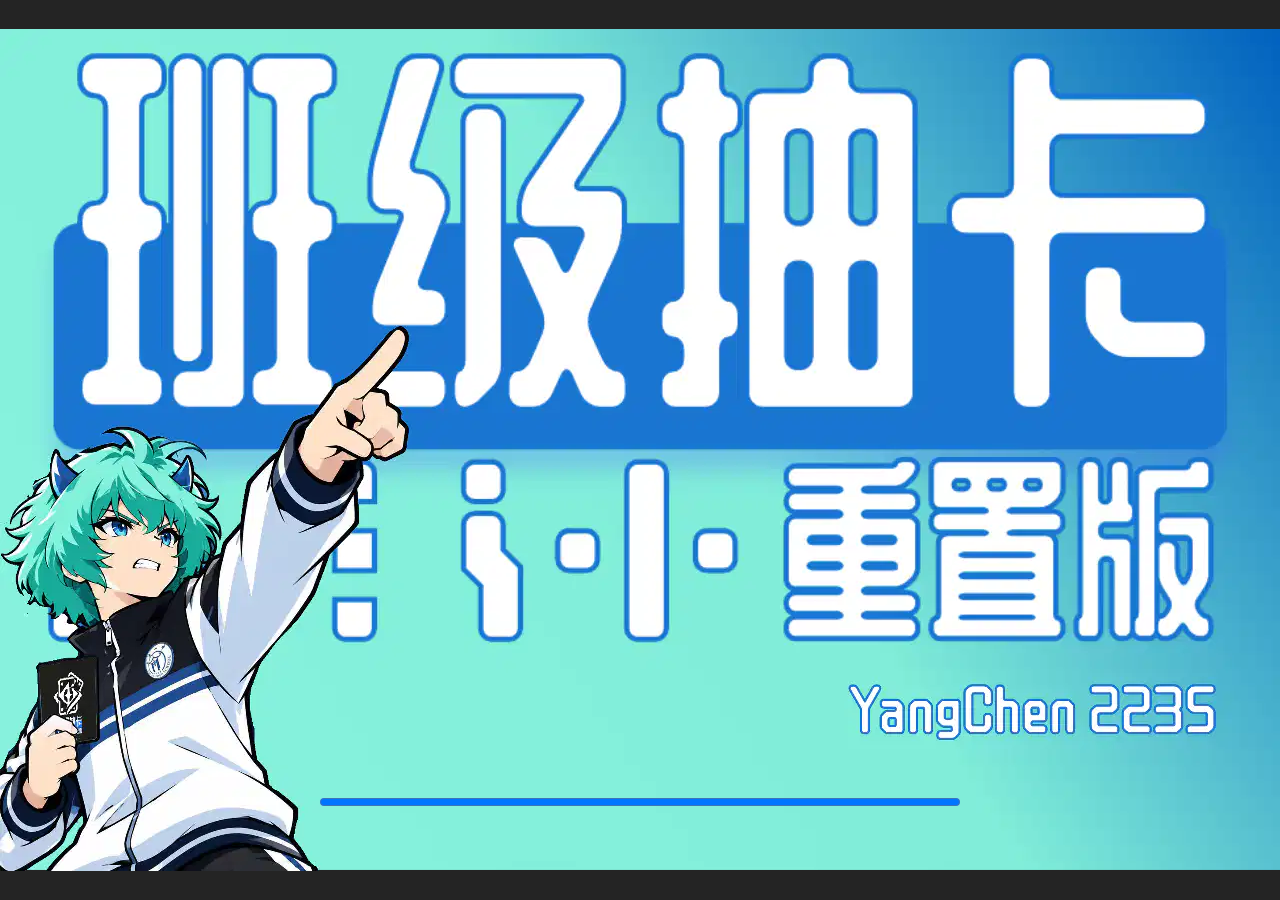
<file: play/index.html>
<!DOCTYPE html>
<html lang="zh-CN">
	<head>
		<meta charset="utf-8">
		<meta name="viewport" content="width=device-width, user-scalable=no, initial-scale=1.0">
		<title>班级抽卡_重置版</title>
		<style>
html, body, #canvas {
	margin: 0;
	padding: 0;
	border: 0;
}

body {
	color: white;
	background-color: black;
	overflow: hidden;
	touch-action: none;
}

#canvas {
	display: block;
}

#canvas:focus {
	outline: none;
}

#status, #status-splash, #status-progress {
	position: absolute;
	left: 0;
	right: 0;
}

#status, #status-splash {
	top: 0;
	bottom: 0;
}

#status {
	background-color: #242424;
	display: flex;
	flex-direction: column;
	justify-content: center;
	align-items: center;
	visibility: hidden;
}

#status-splash {
	max-height: 100%;
	max-width: 100%;
	margin: auto;
}

#status-splash.show-image--false {
	display: none;
}

#status-splash.fullsize--true {
	height: 100%;
	width: 100%;
	object-fit: contain;
}

#status-splash.use-filter--false {
	image-rendering: pixelated;
}

#status-progress, #status-notice {
	display: none;
}

#status-progress {
	bottom: 10%;
	width: 50%;
	margin: 0 auto;
}

#status-notice {
	background-color: #5b3943;
	border-radius: 0.5rem;
	border: 1px solid #9b3943;
	color: #e0e0e0;
	font-family: 'Noto Sans', 'Droid Sans', Arial, sans-serif;
	line-height: 1.3;
	margin: 0 2rem;
	overflow: hidden;
	padding: 1rem;
	text-align: center;
	z-index: 1;
}
		</style>
		<link id="-gd-engine-icon" rel="icon" type="image/png" href="index.icon.png" />
<link rel="apple-touch-icon" href="index.apple-touch-icon.png"/>

	</head>
	<body>
		<canvas id="canvas">
			Your browser does not support the canvas tag.
		</canvas>

		<noscript>
			Your browser does not support JavaScript.
		</noscript>

		<div id="status">
			<img id="status-splash" class="show-image--true fullsize--true use-filter--false" src="index.png" alt="">
			<progress id="status-progress"></progress>
			<div id="载入文字" style="color:#cfe3ff;font-family:'Noto Sans','Microsoft YaHei',sans-serif;font-size:15px;margin-top:12px;text-align:center;"></div>
			<div id="status-notice"></div>
		</div>

		<script src="index.js"></script>
		<script>
// ── ★ 劫持 .wasm 的请求：改成拉 index.wasm.gz 再就地解开 ────────
//   为什么：GitHub Pages 不给 .wasm 做传输压缩（响应头里没有
//   content-encoding），而 gzip 之后小 75%（37.7 MB → 9.6 MB）。
//   引擎那边是 `fetch(`${basePath}.wasm`)` → Response → Emscripten，
//   所以这里换成一个"解压流"的 Response 就能无缝接上。
//   必须放在 new Engine() 之前、engine.init() 之前。
(function () {
	const 原fetch = window.fetch.bind(window);
	window.fetch = function (输入, 选项) {
		let 网址 = '';
		try { 网址 = (typeof 输入 === 'string') ? 输入 : ((输入 && 输入.url) || ''); } catch (e) { 网址 = ''; }
		if (网址 && !网址.startsWith('blob:') && /\.wasm($|\?)/.test(网址)) {
			return 原fetch(网址 + '.gz', 选项).then(function (r) {
				if (!r.ok) { return 原fetch(输入, 选项); }     // 没有 .gz 就照原样来
				const 流 = r.body.pipeThrough(new DecompressionStream('gzip'));
				return new Response(流, {
					status: 200, statusText: 'OK',
					headers: { 'Content-Type': 'application/wasm' },
				});
			});
		}
		return 原fetch(输入, 选项);
	};
}());

const GODOT_CONFIG = {"args": [], "canvasResizePolicy": 2, "emscriptenPoolSize": 8, "ensureCrossOriginIsolationHeaders": true, "executable": "index", "experimentalVK": true, "fileSizes": {"index.wasm": 39514754}, "focusCanvas": true, "gdextensionLibs": [], "godotPoolSize": 4};
const GODOT_THREADS_ENABLED = false;
const engine = new Engine(GODOT_CONFIG);

// ★ 分包列表（由 数据/_scratch/_做网页站.py 生成）
//   每一片都是 .gz，下载时一边解压一边算进度。
const 分片 = ["index.pck.part0.gz", "index.pck.part1.gz", "index.pck.part2.gz", "index.pck.part3.gz"];
const 包字节 = 75703860;

(function () {
	const statusOverlay = document.getElementById('status');
	const statusProgress = document.getElementById('status-progress');
	const statusNotice = document.getElementById('status-notice');
	const 提示 = document.getElementById('载入文字');

	let 初始化中 = true;
	let 模式 = '';

	function 切模式(m) {
		if (模式 === m || !初始化中) return;
		if (m === 'hidden') { statusOverlay.remove(); 初始化中 = false; return; }
		statusOverlay.style.visibility = 'visible';
		statusProgress.style.display = m === 'progress' ? 'block' : 'none';
		statusNotice.style.display = m === 'notice' ? 'block' : 'none';
		模式 = m;
	}

	function 报错(err) {
		console.error(err);
		切模式('notice');
		statusNotice.textContent = (err && err.message) ? err.message : String(err);
		初始化中 = false;
	}

	function 写提示(文) { if (提示) 提示.textContent = 文; }

	const 缺 = Engine.getMissingFeatures({ threads: GODOT_THREADS_ENABLED });
	if (缺.length !== 0) {
		报错('这个浏览器跑不了：缺少 ' + 缺.join('、'));
		return;
	}

	切模式('progress');
	写提示('正在下载游戏（共 ' + (包字节 / 1048576).toFixed(0) + ' MB）…');

	// ① 分片下载 → 拼成一个 Blob
	(async function () {
		let 收到 = 0;
		const 块 = [];
		const 起 = performance.now();
		console.log('[启动] 开始下载 ' + 分片.length + ' 个分片，共 ' + 包字节 + ' 字节');
		for (const 名 of 分片) {
			const 响应 = await fetch(名);
			if (!响应.ok) throw new Error('下载失败：' + 名 + '（HTTP ' + 响应.status + '）');
			// 分片是 .gz：一边解压一边读，进度按**解压后**的字节算
			const 读 = 响应.body.pipeThrough(new DecompressionStream('gzip')).getReader();
			const 小 = [];
			while (true) {
				const r = await 读.read();
				if (r.done) break;
				小.push(r.value);
				收到 += r.value.length;
				const 秒 = (performance.now() - 起) / 1000;
				const 速 = 秒 > 0.4 ? 收到 / 秒 : 0;
				const 剩 = 速 > 0 ? Math.max(0, (包字节 - 收到) / 速) : 0;
				statusProgress.value = 收到;
				statusProgress.max = 包字节;
				写提示('正在下载游戏 ' + (收到 / 1048576).toFixed(1) + ' / '
					+ (包字节 / 1048576).toFixed(0) + ' MB'
					+ (速 > 0 ? '　约剩 ' + (剩 < 60 ? 剩.toFixed(0) + ' 秒'
						: (剩 / 60).toFixed(1) + ' 分钟') : ''));
			}
			块.push(new Blob(小));
			console.log('[启动] ' + 名 + ' 下载完成');
		}
		写提示('正在解包…');
		const 包 = new Blob(块, { type: 'application/octet-stream' });
		if (包.size !== 包字节) throw new Error('包大小不对：' + 包.size + ' / ' + 包字节);
		const 网址 = URL.createObjectURL(包);
		console.log('[启动] 分片拼好了，共 ' + 包.size + ' 字节');

		// ② 启动引擎：先把包挂到一个**干净**的虚拟文件系统路径上
		写提示('正在启动引擎…');
		await engine.init(GODOT_CONFIG.executable);
		console.log('[启动] 引擎已初始化');
		GODOT_CONFIG.fileSizes[网址] = 包字节;
		await engine.preloadFile(网址, '/index.pck');
		console.log('[启动] 包已挂到 /index.pck');
		await engine.start({ args: ['--main-pack', '/index.pck'] });
		console.log('[启动] 游戏已启动');
		切模式('hidden');
	})().catch(报错);
}());
		</script>
	</body>
</html>
</file>
<file: assets/css/style.css>
/* ============================================================
   YangChen2235 · 个人站
   蓝白配色 + 背景游戏源码滚动墙
   ============================================================ */

:root {
	--blue: #1f6feb;
	--blue-bright: #3b8bff;
	--blue-deep: #0b3f8f;
	--blue-night: #0a2c5e;
	--ink: #0e2a45;
	--ink-soft: #48637f;
	--ink-faint: #7d93a9;
	--blue-soft: #e9f2ff;
	--blue-line: rgba(31, 111, 235, 0.16);
	--blue-line-strong: rgba(31, 111, 235, 0.3);
	--paper: #ffffff;
	--paper-blue: #f5f9ff;

	--font-sans: "PingFang SC", "HarmonyOS Sans SC", "Microsoft YaHei",
		"Noto Sans SC", system-ui, -apple-system, "Segoe UI", Roboto, sans-serif;
	--font-mono: "JetBrains Mono", "Cascadia Code", "SF Mono", "Fira Code",
		Consolas, "Courier New", monospace;

	--radius-lg: 22px;
	--radius: 14px;
	--radius-sm: 10px;
	--shadow-soft: 0 18px 50px -28px rgba(11, 63, 143, 0.45);
	--shadow-card: 0 24px 60px -34px rgba(11, 63, 143, 0.5);
	--max: 1080px;
}

* {
	box-sizing: border-box;
}

html {
	scroll-behavior: smooth;
	-webkit-text-size-adjust: 100%;
}

body {
	margin: 0;
	min-height: 100%;
	background: #f2f7ff;
	color: var(--ink);
	font-family: var(--font-sans);
	font-size: 16px;
	line-height: 1.75;
	letter-spacing: 0.01em;
	overflow-x: hidden;
	-webkit-font-smoothing: antialiased;
}

a {
	color: var(--blue);
	text-decoration: none;
}

a:hover {
	color: var(--blue-deep);
}

/* ---------- 背景：代码滚动墙 ---------- */

#code-wall {
	position: fixed;
	inset: 0;
	width: 100%;
	height: 100%;
	z-index: 0;
	pointer-events: none;
	opacity: 0.62;
	filter: saturate(0.9);
	-webkit-mask-image: linear-gradient(
		180deg,
		transparent 0,
		#000 9%,
		#000 92%,
		transparent 100%
	);
	mask-image: linear-gradient(
		180deg,
		transparent 0,
		#000 9%,
		#000 92%,
		transparent 100%
	);
}

/* 白纱：让墙上的代码退到幕后，但看得见 */
.veil {
	position: fixed;
	inset: 0;
	z-index: 1;
	pointer-events: none;
	background:
		radial-gradient(
			120% 70% at 50% -10%,
			rgba(255, 255, 255, 0.96) 0%,
			rgba(255, 255, 255, 0.55) 42%,
			rgba(255, 255, 255, 0.2) 70%,
			rgba(255, 255, 255, 0.1) 100%
		),
		linear-gradient(
			180deg,
			rgba(242, 247, 255, 0.5) 0%,
			rgba(255, 255, 255, 0.28) 30%,
			rgba(255, 255, 255, 0.34) 65%,
			rgba(242, 247, 255, 0.6) 100%
		);
}

/* ---------- 导航 ---------- */

.nav {
	position: sticky;
	top: 0;
	z-index: 40;
	display: flex;
	align-items: center;
	justify-content: space-between;
	gap: 18px;
	padding: 14px clamp(18px, 5vw, 48px);
	background: rgba(255, 255, 255, 0.62);
	backdrop-filter: blur(14px) saturate(1.2);
	-webkit-backdrop-filter: blur(14px) saturate(1.2);
	border-bottom: 1px solid transparent;
	transition: background 0.3s ease, border-color 0.3s ease, box-shadow 0.3s ease;
}

.nav.is-stuck {
	background: rgba(255, 255, 255, 0.88);
	border-bottom-color: var(--blue-line);
	box-shadow: 0 10px 30px -24px rgba(11, 63, 143, 0.6);
}

.brand {
	display: inline-flex;
	align-items: center;
	gap: 10px;
	color: var(--ink);
	font-weight: 700;
	letter-spacing: 0.02em;
}

.brand:hover {
	color: var(--ink);
}

.brand-avatar {
	width: 36px;
	height: 36px;
	flex: none;
	border-radius: 11px;
	object-fit: cover;
	background: #fff;
	border: 1px solid var(--blue-line-strong);
	box-shadow: 0 9px 20px -12px rgba(31, 111, 235, 0.8);
}

.brand-text {
	font-family: var(--font-mono);
	font-size: 15px;
}

.nav-links {
	display: flex;
	align-items: center;
	gap: clamp(12px, 2.4vw, 26px);
	font-size: 14.5px;
}

.nav-links a {
	color: var(--ink-soft);
	font-weight: 500;
	position: relative;
	white-space: nowrap;
}

.nav-links a:hover {
	color: var(--blue);
}

.nav-links a::after {
	content: "";
	position: absolute;
	left: 0;
	right: 0;
	bottom: -6px;
	height: 2px;
	border-radius: 2px;
	background: var(--blue);
	transform: scaleX(0);
	transform-origin: left;
	transition: transform 0.28s ease;
}

.nav-links a:hover::after {
	transform: scaleX(1);
}

.nav-links .nav-cta {
	padding: 8px 16px;
	border-radius: 999px;
	background: var(--blue);
	color: #fff;
	font-weight: 600;
	box-shadow: 0 14px 26px -16px rgba(31, 111, 235, 0.95);
}

.nav-links .nav-cta:hover {
	color: #fff;
	background: var(--blue-deep);
}

.nav-links .nav-cta::after {
	display: none;
}

/* ---------- 布局骨架 ---------- */

main {
	position: relative;
	z-index: 2;
	display: block;
	padding: 0 clamp(18px, 5vw, 48px) 0;
}

.wrap {
	width: 100%;
	max-width: var(--max);
	margin: 0 auto;
}

section {
	scroll-margin-top: 90px;
}

/* ---------- Hero ---------- */

.hero {
	padding: clamp(48px, 9vh, 96px) 0 clamp(40px, 7vh, 72px);
	display: grid;
	grid-template-columns: minmax(0, 1.08fr) minmax(0, 0.92fr);
	gap: clamp(28px, 5vw, 56px);
	align-items: center;
}

.eyebrow {
	display: inline-flex;
	align-items: center;
	gap: 9px;
	margin: 0 0 18px;
	padding: 6px 14px 6px 10px;
	border: 1px solid var(--blue-line-strong);
	border-radius: 999px;
	background: rgba(255, 255, 255, 0.78);
	color: var(--blue-deep);
	font-size: 13px;
	font-weight: 600;
	letter-spacing: 0.02em;
}

.eyebrow .dot {
	width: 8px;
	height: 8px;
	border-radius: 50%;
	background: #22c55e;
	box-shadow: 0 0 0 4px rgba(34, 197, 94, 0.16);
	animation: pulse 2.4s ease-in-out infinite;
}

@keyframes pulse {
	0%, 100% { box-shadow: 0 0 0 3px rgba(34, 197, 94, 0.16); }
	50% { box-shadow: 0 0 0 7px rgba(34, 197, 94, 0.04); }
}

.hero-title {
	margin: 0;
	font-family: var(--font-mono);
	font-size: clamp(38px, 6.4vw, 66px);
	line-height: 1.05;
	font-weight: 700;
	letter-spacing: -0.02em;
	background: linear-gradient(120deg, var(--blue-deep) 0%, var(--blue) 48%, #6aa8ff 100%);
	-webkit-background-clip: text;
	background-clip: text;
	color: transparent;
}

.hero-sub {
	display: flex;
	align-items: center;
	min-height: 30px;
	margin: 14px 0 0;
	color: var(--blue);
	font-family: var(--font-mono);
	font-size: clamp(15px, 1.6vw, 18px);
	font-weight: 600;
}

.caret {
	display: inline-block;
	width: 9px;
	height: 1.1em;
	margin-left: 3px;
	background: var(--blue);
	animation: blink 1.05s steps(1) infinite;
	vertical-align: -0.14em;
}

@keyframes blink {
	0%, 49% { opacity: 1; }
	50%, 100% { opacity: 0; }
}

.hero-desc {
	max-width: 30em;
	margin: 20px 0 0;
	color: var(--ink-soft);
	font-size: clamp(15px, 1.5vw, 16.5px);
}

.hero-desc strong {
	color: var(--blue-deep);
	font-weight: 700;
}

.hero-actions {
	display: flex;
	flex-wrap: wrap;
	gap: 12px;
	margin-top: 30px;
}

.btn {
	display: inline-flex;
	align-items: center;
	justify-content: center;
	gap: 9px;
	padding: 13px 24px;
	border-radius: 999px;
	border: 1px solid transparent;
	font-family: var(--font-sans);
	font-size: 15px;
	font-weight: 600;
	cursor: pointer;
	transition: transform 0.22s cubic-bezier(0.22, 1, 0.36, 1),
		box-shadow 0.22s ease, background 0.22s ease, color 0.22s ease,
		border-color 0.22s ease;
	white-space: nowrap;
}

.btn svg {
	width: 17px;
	height: 17px;
	flex: none;
}

.btn-primary {
	background: linear-gradient(135deg, var(--blue-bright), var(--blue) 55%, var(--blue-deep));
	color: #fff;
	box-shadow: 0 20px 38px -20px rgba(31, 111, 235, 0.95);
}

.btn-primary:hover {
	color: #fff;
	transform: translateY(-2px);
	box-shadow: 0 26px 46px -20px rgba(31, 111, 235, 1);
}

.btn-ghost {
	background: rgba(255, 255, 255, 0.9);
	border-color: var(--blue-line-strong);
	color: var(--blue-deep);
	box-shadow: 0 14px 30px -24px rgba(11, 63, 143, 0.7);
}

.btn-ghost:hover {
	color: var(--blue-deep);
	background: #fff;
	border-color: var(--blue);
	transform: translateY(-2px);
}

.btn-sm {
	padding: 9px 16px;
	font-size: 13.5px;
}

/* stats */

.stats {
	display: grid;
	grid-template-columns: repeat(4, minmax(0, 1fr));
	gap: 12px;
	margin: 38px 0 0;
	padding: 0;
	list-style: none;
	max-width: 520px;
}

.stats li {
	padding: 13px 14px;
	border-radius: var(--radius);
	border: 1px solid var(--blue-line);
	background: rgba(255, 255, 255, 0.8);
	backdrop-filter: blur(8px);
	-webkit-backdrop-filter: blur(8px);
}

.stats b {
	display: block;
	color: var(--blue-deep);
	font-family: var(--font-mono);
	font-size: 20px;
	line-height: 1.2;
}

.stats span {
	color: var(--ink-faint);
	font-size: 12.5px;
}

/* 「C++ / Python」这一格字多，单独压小一点 */
.stats .stat-lang b {
	font-size: 15px;
	letter-spacing: -0.02em;
	white-space: nowrap;
}


/* 终端卡片 */

.terminal {
	position: relative;
	border-radius: var(--radius-lg);
	background: rgba(255, 255, 255, 0.9);
	border: 1px solid var(--blue-line-strong);
	box-shadow: var(--shadow-card);
	backdrop-filter: blur(16px) saturate(1.15);
	-webkit-backdrop-filter: blur(16px) saturate(1.15);
	overflow: hidden;
	transform: rotate(-0.6deg);
	transition: transform 0.5s cubic-bezier(0.22, 1, 0.36, 1);
}

.terminal:hover {
	transform: rotate(0deg) translateY(-3px);
}

.terminal-bar {
	display: flex;
	align-items: center;
	gap: 8px;
	padding: 11px 15px;
	border-bottom: 1px solid var(--blue-line);
	background: linear-gradient(180deg, rgba(233, 242, 255, 0.92), rgba(255, 255, 255, 0.6));
}

.terminal-bar i {
	width: 10px;
	height: 10px;
	border-radius: 50%;
	background: #cfe0f7;
}

.terminal-bar i:nth-child(1) { background: #ff8a8a; }
.terminal-bar i:nth-child(2) { background: #ffd166; }
.terminal-bar i:nth-child(3) { background: #7ddba0; }

.terminal-bar em {
	margin-left: auto;
	color: var(--ink-faint);
	font-family: var(--font-mono);
	font-size: 11.5px;
	font-style: normal;
}

.terminal pre {
	margin: 0;
	padding: 14px 16px 16px;
	overflow-x: auto;
	font-family: var(--font-mono);
	font-size: 12.2px;
	line-height: 1.72;
	color: #23456e;
	tab-size: 2;
}

.tk-cmt { color: #94a9c0; }
.tk-kw { color: #0b3f8f; font-weight: 700; }
.tk-str { color: #1f6feb; }
.tk-num { color: #6b4cd6; }
.tk-fn { color: #0d7d8a; }
.tk-typ { color: #b45309; }

/* ---------- 通用区块标题 ---------- */

.sec {
	padding: clamp(46px, 8vh, 86px) 0;
}

.sec-head {
	margin-bottom: 28px;
}

.sec-kicker {
	display: inline-flex;
	align-items: center;
	gap: 8px;
	margin: 0 0 10px;
	color: var(--blue);
	font-family: var(--font-mono);
	font-size: 12.5px;
	font-weight: 700;
	letter-spacing: 0.14em;
	text-transform: uppercase;
}

.sec-kicker::before {
	content: "";
	width: 22px;
	height: 2px;
	border-radius: 2px;
	background: var(--blue);
}

.sec-title {
	margin: 0;
	font-size: clamp(24px, 3.2vw, 33px);
	font-weight: 700;
	line-height: 1.3;
	letter-spacing: -0.01em;
	color: var(--ink);
}

.sec-desc {
	margin: 12px 0 0;
	max-width: 42em;
	color: var(--ink-soft);
	font-size: 15px;
}

/* ---------- 关于 ---------- */

.about-grid {
	display: grid;
	grid-template-columns: repeat(auto-fit, minmax(215px, 1fr));
	gap: 16px;
}

.card {
	position: relative;
	padding: 22px 22px 24px;
	border-radius: var(--radius-lg);
	border: 1px solid var(--blue-line);
	background: rgba(255, 255, 255, 0.9);
	backdrop-filter: blur(10px);
	-webkit-backdrop-filter: blur(10px);
	box-shadow: var(--shadow-soft);
	transition: transform 0.32s cubic-bezier(0.22, 1, 0.36, 1),
		box-shadow 0.32s ease, border-color 0.32s ease;
}

.card:hover {
	transform: translateY(-4px);
	border-color: var(--blue-line-strong);
	box-shadow: var(--shadow-card);
}

.card-icon {
	display: grid;
	place-items: center;
	width: 42px;
	height: 42px;
	margin-bottom: 14px;
	border-radius: 12px;
	background: linear-gradient(150deg, rgba(59, 139, 255, 0.18), rgba(31, 111, 235, 0.1));
	border: 1px solid var(--blue-line);
	color: var(--blue-deep);
	font-family: var(--font-mono);
	font-size: 16px;
	font-weight: 700;
}

.card h3 {
	margin: 0 0 7px;
	font-size: 16.5px;
	font-weight: 700;
	color: var(--ink);
}

.card p {
	margin: 0;
	color: var(--ink-soft);
	font-size: 14px;
	line-height: 1.72;
}

.card p + p {
	margin-top: 8px;
}

/* ---------- 项目 ---------- */

.project {
	display: grid;
	grid-template-columns: minmax(0, 1fr) minmax(0, 360px);
	gap: 26px;
	padding: clamp(22px, 3vw, 32px);
	border-radius: calc(var(--radius-lg) + 4px);
	border: 1px solid var(--blue-line-strong);
	background:
		linear-gradient(140deg, rgba(255, 255, 255, 0.96), rgba(240, 247, 255, 0.9));
	box-shadow: var(--shadow-card);
}

.project + .project,
.project + .project-grid,
.project-grid + .project {
	margin-top: 18px;
}

.project-badge {
	display: inline-flex;
	align-items: center;
	gap: 7px;
	padding: 4px 12px;
	border-radius: 999px;
	background: rgba(31, 111, 235, 0.1);
	color: var(--blue-deep);
	font-size: 12px;
	font-weight: 700;
	letter-spacing: 0.04em;
}

.project h3 {
	margin: 14px 0 10px;
	font-size: clamp(20px, 2.6vw, 25px);
	font-weight: 700;
	letter-spacing: -0.01em;
}

.project-lead {
	margin: 0;
	color: var(--ink-soft);
	font-size: 15px;
}

/* 项目当前进度（用自己的作画替换 AI 作画） */

.project-progress {
	display: flex;
	flex-wrap: wrap;
	align-items: center;
	gap: 4px 10px;
	margin: 14px 0 0;
	color: var(--ink-soft);
	font-size: 13.6px;
	line-height: 1.7;
}

.project-progress span {
	flex: none;
	padding: 3px 11px;
	border-radius: 999px;
	background: rgba(31, 111, 235, 0.12);
	color: var(--blue-deep);
	font-size: 12px;
	font-weight: 700;
	letter-spacing: 0.02em;
}

.tags {
	display: flex;
	flex-wrap: wrap;
	gap: 8px;
	margin: 14px 0 0;
	padding: 0;
	list-style: none;
}

.tags li {
	padding: 4px 11px;
	border-radius: 999px;
	border: 1px solid var(--blue-line);
	background: rgba(255, 255, 255, 0.9);
	color: var(--blue-deep);
	font-family: var(--font-mono);
	font-size: 11.5px;
}

.project-actions {
	display: flex;
	flex-wrap: wrap;
	gap: 10px;
	margin-top: 22px;
}

/* 项目右侧特性清单 */

.feature-list {
	margin: 0;
	padding: 18px 20px;
	border-radius: var(--radius);
	border: 1px solid var(--blue-line);
	background: rgba(255, 255, 255, 0.82);
	list-style: none;
}

.feature-list li {
	position: relative;
	padding-left: 20px;
	color: var(--ink-soft);
	font-size: 13.6px;
	line-height: 1.9;
}

.feature-list li::before {
	content: "";
	position: absolute;
	left: 2px;
	top: 0.72em;
	width: 7px;
	height: 7px;
	border-radius: 2px;
	background: var(--blue);
	opacity: 0.55;
	transform: rotate(45deg);
}

.feature-list li b {
	color: var(--ink);
	font-weight: 600;
}

.project-grid {
	display: grid;
	grid-template-columns: repeat(auto-fit, minmax(280px, 1fr));
	gap: 18px;
	margin-top: 18px;
}

/* ---------------- 制作组乐事 ---------------- */

.bl-band {
	position: relative;
	overflow: hidden;
	margin: 6px 0 22px;
	padding: clamp(20px, 3vw, 30px) clamp(20px, 3.4vw, 38px);
	border-radius: 18px;
	background: linear-gradient(112deg, #0b3f8f 0%, #1f6feb 58%, #5090f2 100%);
	color: #fff;
	box-shadow: 0 22px 44px -30px rgba(11, 63, 143, 0.95);
}

.bl-band::before {
	content: "";
	position: absolute;
	right: -70px;
	top: -80px;
	width: 260px;
	height: 260px;
	border-radius: 50%;
	background: radial-gradient(closest-side, rgba(255, 255, 255, 0.22), rgba(255, 255, 255, 0));
	pointer-events: none;
}

.bl-band p {
	position: relative;
	margin: 0;
	font-size: clamp(14.5px, 1.55vw, 17px);
	font-weight: 600;
	line-height: 1.9;
	letter-spacing: 0.01em;
	color: #fff;
}

.bl-grid {
	display: grid;
	grid-template-columns: repeat(2, minmax(0, 1fr));
	gap: 16px;
}

.bl-card {
	padding: 20px 22px 22px;
	border-radius: 16px;
	border: 1px solid var(--blue-line);
	background: rgba(255, 255, 255, 0.9);
	box-shadow: var(--shadow-card);
	transition:
		transform 0.28s ease,
		box-shadow 0.28s ease;
}

.bl-card:hover {
	transform: translateY(-3px);
	box-shadow: 0 22px 40px -30px rgba(11, 63, 143, 0.8);
}

.bl-top {
	display: flex;
	align-items: center;
	gap: 10px;
}

.bl-rank {
	font-family: var(--font-mono);
	font-size: 12px;
	font-weight: 700;
	letter-spacing: 0.08em;
	color: var(--blue);
}

.bl-tag {
	padding: 2px 10px;
	border-radius: 999px;
	background: rgba(31, 111, 235, 0.11);
	color: var(--blue-deep);
	font-size: 11.5px;
	font-weight: 600;
	letter-spacing: 0.01em;
}

.bl-card h3 {
	margin: 10px 0 8px;
	font-size: 16px;
	font-weight: 700;
	letter-spacing: -0.01em;
	color: var(--ink);
}

.bl-card p {
	margin: 0;
	font-size: 13.6px;
	line-height: 1.78;
	color: var(--ink-soft);
}

.bl-card code,
.bl-band code {
	padding: 1px 5px;
	border-radius: 5px;
	background: rgba(31, 111, 235, 0.09);
	color: var(--blue-deep);
	font-family: var(--font-mono);
	font-size: 0.92em;
	overflow-wrap: anywhere;
}

@media (max-width: 860px) {
	.bl-grid {
		grid-template-columns: minmax(0, 1fr);
	}

	.bl-card {
		padding: 18px 18px 20px;
	}

	.bl-band {
		margin-bottom: 18px;
	}
}
/* ---------- 下载 ---------- */

/* 屏幕阅读器专用（下载区的 h2 让位给 logo 图） */
.sr-only {
	position: absolute;
	width: 1px;
	height: 1px;
	margin: -1px;
	padding: 0;
	overflow: hidden;
	clip: rect(0 0 0 0);
	clip-path: inset(50%);
	white-space: nowrap;
	border: 0;
}

.game-crest {
	position: relative;
	display: flex;
	align-items: center;
	justify-content: center;
	gap: clamp(4px, 2.2vw, 24px);
	margin: 4px 0 16px;
}

.game-crest::before {
	content: "";
	position: absolute;
	left: 50%;
	top: 50%;
	width: min(620px, 96%);
	height: 150%;
	transform: translate(-50%, -50%);
	background: radial-gradient(closest-side, rgba(31, 111, 235, 0.13), rgba(31, 111, 235, 0));
	pointer-events: none;
}

.crest-logo {
	position: relative;
	width: min(400px, 70%);
	height: auto;
	filter: drop-shadow(0 16px 28px rgba(11, 63, 143, 0.2));
	mix-blend-mode: multiply;
}

.crest-shard {
	flex: none;
	width: clamp(48px, 7.6vw, 96px);
	height: auto;
	opacity: 0.96;
	filter: drop-shadow(0 10px 18px rgba(11, 63, 143, 0.24));
	mix-blend-mode: multiply;
	animation: crest-float 7s ease-in-out infinite;
}

.crest-shard-l {
	transform: rotate(-13deg);
}

.crest-shard-r {
	transform: rotate(13deg);
	animation-delay: -3.5s;
}

@keyframes crest-float {
	0%,
	100% {
		translate: 0 0;
	}
	50% {
		translate: 0 -8px;
	}
}

.download {
	position: relative;
	overflow: hidden;
	padding: clamp(26px, 4vw, 46px);
	border-radius: calc(var(--radius-lg) + 6px);
	border: 1px solid var(--blue-line-strong);
	background:
		radial-gradient(90% 120% at 88% 0%, rgba(31, 111, 235, 0.14) 0%, rgba(31, 111, 235, 0) 58%),
		linear-gradient(150deg, #ffffff 0%, #f2f8ff 55%, #e7f1ff 100%);
	box-shadow: var(--shadow-card);
}

.download::after {
	content: "";
	position: absolute;
	right: -90px;
	top: -90px;
	width: 300px;
	height: 300px;
	border-radius: 50%;
	border: 1px solid rgba(31, 111, 235, 0.18);
	pointer-events: none;
}

.download h2 {
	margin: 0 0 10px;
	font-size: clamp(23px, 3vw, 31px);
	font-weight: 700;
	letter-spacing: -0.01em;
}

.download .lead {
	margin: 0;
	max-width: 40em;
	color: var(--ink-soft);
	font-size: 15px;
}

/* 四个平台下载卡 */

.platforms {
	display: grid;
	grid-template-columns: repeat(4, minmax(0, 1fr));
	gap: 12px;
	margin: 22px 0 0;
	padding: 0;
	list-style: none;
}

.platforms li {
	display: flex;
}

.plat {
	display: flex;
	flex-direction: column;
	gap: 4px;
	width: 100%;
	padding: 16px 16px 17px;
	border-radius: 15px;
	border: 1px solid var(--blue-line);
	background: rgba(255, 255, 255, 0.92);
	color: var(--ink);
	text-decoration: none;
	box-shadow: 0 10px 24px -22px rgba(11, 63, 143, 0.9);
	transition: transform 0.28s cubic-bezier(0.22, 1, 0.36, 1),
		border-color 0.28s ease, box-shadow 0.28s ease;
}

.plat:hover {
	transform: translateY(-3px);
	border-color: var(--blue);
	box-shadow: 0 18px 34px -24px rgba(31, 111, 235, 0.95);
}

.plat img {
	width: 30px;
	height: 30px;
	margin-bottom: 6px;
}

.plat b {
	font-size: 14.5px;
	font-weight: 700;
	letter-spacing: -0.01em;
}

.plat .plat-size {
	color: var(--ink-faint);
	font-size: 11.8px;
	line-height: 1.55;
}

.plat-web {
	border-style: dashed;
	border-color: var(--blue-line-strong);
	background: rgba(31, 111, 235, 0.05);
}

.download-actions {
	display: flex;
	flex-wrap: wrap;
	gap: 12px;
	margin: 26px 0 0;
}

.download-meta {
	display: flex;
	flex-wrap: wrap;
	align-items: center;
	gap: 8px 18px;
	margin: 16px 0 0;
	color: var(--ink-faint);
	font-size: 12.8px;
}

.download-meta span {
	display: inline-flex;
	align-items: center;
	gap: 6px;
}

.download-meta i {
	display: inline-block;
	width: 6px;
	height: 6px;
	border-radius: 50%;
	background: var(--blue);
	opacity: 0.5;
}

.steps {
	display: grid;
	grid-template-columns: repeat(auto-fit, minmax(200px, 1fr));
	gap: 14px;
	margin: 32px 0 0;
	padding: 0;
	list-style: none;
	counter-reset: step;
}

.steps li {
	position: relative;
	padding: 16px 18px 16px 52px;
	border-radius: var(--radius);
	border: 1px dashed var(--blue-line-strong);
	background: rgba(255, 255, 255, 0.8);
	color: var(--ink-soft);
	font-size: 13.6px;
	line-height: 1.7;
	counter-increment: step;
}

.steps li::before {
	content: counter(step);
	position: absolute;
	left: 16px;
	top: 16px;
	display: grid;
	place-items: center;
	width: 24px;
	height: 24px;
	border-radius: 8px;
	background: var(--blue);
	color: #fff;
	font-family: var(--font-mono);
	font-size: 12px;
	font-weight: 700;
}

.steps li b {
	display: block;
	margin-bottom: 2px;
	color: var(--ink);
	font-size: 14px;
}

.notice {
	display: flex;
	gap: 12px;
	margin: 22px 0 0;
	padding: 14px 16px;
	border-radius: var(--radius);
	border: 1px solid rgba(31, 111, 235, 0.22);
	background: rgba(233, 242, 255, 0.72);
	color: var(--ink-soft);
	font-size: 13.4px;
	line-height: 1.72;
}

.notice svg {
	flex: none;
	width: 18px;
	height: 18px;
	margin-top: 2px;
	color: var(--blue);
}

.notice b {
	color: var(--blue-deep);
}

/* 平台说明（不支持的平台 + 网页平替） */

.plat-note {
	margin: 20px 0 0;
	padding: 16px 20px 18px;
	border-radius: var(--radius);
	border: 1px solid rgba(31, 111, 235, 0.26);
	background: rgba(255, 255, 255, 0.86);
	color: var(--ink-soft);
	font-size: 13.5px;
	line-height: 1.75;
}

.plat-note-title {
	margin: 0 0 8px;
	color: var(--blue-deep);
	font-size: 14px;
}

.plat-note ul {
	margin: 0;
	padding-left: 18px;
}

.plat-note li + li {
	margin-top: 5px;
}

.plat-note b {
	color: var(--blue-deep);
	font-weight: 700;
}

.plat-note a {
	color: var(--blue);
	font-weight: 600;
	text-decoration: underline;
	text-underline-offset: 2px;
}

/* 最新版本更新日志 */

.release-notes {
	margin: 22px 0 0;
	padding: 18px 20px 18px;
	border-radius: var(--radius);
	border: 1px solid var(--blue-line-strong);
	background: rgba(255, 255, 255, 0.9);
	font-size: 13.5px;
	color: var(--ink-soft);
}

.release-head {
	display: flex;
	flex-wrap: wrap;
	align-items: baseline;
	gap: 6px 12px;
	margin-bottom: 10px;
}

.release-head b {
	color: var(--ink);
	font-size: 15px;
	font-weight: 700;
}

.release-head span {
	color: var(--ink-faint);
	font-size: 12.4px;
}

.release-head a {
	margin-left: auto;
	color: var(--blue);
	font-size: 12.6px;
	font-weight: 600;
	text-decoration: underline;
	text-underline-offset: 2px;
}

.release-notes ul {
	display: grid;
	gap: 5px;
	margin: 0;
	padding: 0;
	list-style: none;
}

.release-notes li {
	position: relative;
	padding-left: 16px;
	line-height: 1.7;
}

.release-notes li::before {
	content: "";
	position: absolute;
	left: 0;
	top: 0.62em;
	width: 5px;
	height: 5px;
	border-radius: 50%;
	background: var(--blue);
	opacity: 0.55;
}

.release-known {
	margin: 12px 0 0;
	padding-top: 10px;
	border-top: 1px dashed var(--blue-line);
	color: var(--ink-faint);
	font-size: 12.8px;
	line-height: 1.7;
}

/* ---------- 页脚 ---------- */

.footer {
	position: relative;
	z-index: 2;
	margin-top: clamp(40px, 7vh, 80px);
	padding: 30px clamp(18px, 5vw, 48px) 40px;
	border-top: 1px solid var(--blue-line);
	background: rgba(255, 255, 255, 0.72);
	backdrop-filter: blur(10px);
	-webkit-backdrop-filter: blur(10px);
	font-size: 13px;
	color: var(--ink-faint);
}

.footer-thanks {
	display: flex;
	align-items: center;
	gap: 10px;
	max-width: var(--max);
	margin: 0 auto 20px;
	padding: 12px 18px;
	border-radius: 13px;
	background: rgba(31, 111, 235, 0.08);
	border: 1px solid var(--blue-line);
	color: var(--blue-deep);
	font-size: 13.6px;
	font-weight: 700;
	letter-spacing: 0.01em;
}

.footer-thanks .thanks-dot {
	flex: none;
	width: 8px;
	height: 8px;
	border-radius: 50%;
	background: var(--blue);
	box-shadow: 0 0 0 4px rgba(31, 111, 235, 0.14);
}
.footer-inner {
	max-width: var(--max);
	margin: 0 auto;
	display: flex;
	flex-wrap: wrap;
	gap: 14px 28px;
	align-items: center;
	justify-content: space-between;
}

.footer-inner p {
	margin: 0;
}

.footer code {
	font-family: var(--font-mono);
	font-size: 12.4px;
	color: var(--blue-deep);
}

.footer-links {
	display: flex;
	gap: 18px;
}

.footer-links a {
	color: var(--ink-soft);
	font-weight: 500;
}

.footer-links a:hover {
	color: var(--blue);
}

/* ---------- 入场动画 ---------- */

.reveal {
	opacity: 0;
	transform: translateY(22px);
	transition: opacity 0.7s cubic-bezier(0.22, 1, 0.36, 1),
		transform 0.7s cubic-bezier(0.22, 1, 0.36, 1);
}

.reveal.is-in {
	opacity: 1;
	transform: none;
}

/* ---------- 响应式 ---------- */

@media (max-width: 940px) {
	.hero {
		grid-template-columns: minmax(0, 1fr);
		padding-top: 40px;
	}

	.terminal {
		transform: none;
		order: -1;
	}

	.project {
		grid-template-columns: minmax(0, 1fr);
	}

	.stats {
		grid-template-columns: repeat(2, minmax(0, 1fr));
	}

	.platforms {
		grid-template-columns: repeat(2, minmax(0, 1fr));
	}
}

@media (max-width: 940px) {
	.nav-links a:not(.nav-cta):nth-child(1),
	.nav-links a:not(.nav-cta):nth-child(4),
	.nav-links a:not(.nav-cta):nth-child(5) {
		display: none;
	}
}

@media (max-width: 820px) {
	.gallery-grid {
		grid-template-columns: minmax(0, 1fr);
	}
}

@media (max-width: 620px) {
	.nav-links {
		gap: 14px;
		font-size: 13.5px;
	}

	.nav-links a:not(.nav-cta):nth-child(1),
	.nav-links a:not(.nav-cta):nth-child(3),
	.nav-links a:not(.nav-cta):nth-child(4),
	.nav-links a:not(.nav-cta):nth-child(5),
	.nav-links a:not(.nav-cta):nth-child(6) {
		display: none;
	}

	.brand-text {
		display: none;
	}

	body {
		font-size: 15px;
	}

	.terminal pre {
		font-size: 11.2px;
		white-space: pre-wrap;
		overflow-wrap: break-word;
	}

	.stats b {
		font-size: 17px;
	}

	.stats .stat-lang b {
		font-size: 12.5px;
	}

	.plat {
		padding: 13px 13px 14px;
	}

	.plat img {
		width: 26px;
		height: 26px;
	}

	.plat b {
		font-size: 13.5px;
	}

	.plat .plat-size {
		font-size: 11px;
	}

	.footer-inner {
		flex-direction: column;
		align-items: flex-start;
	}
}

/* ---------------- 制作组 ---------------- */

.team-grid {
	display: grid;
	grid-template-columns: repeat(3, minmax(0, 1fr));
	gap: 18px;
	margin-top: 26px;
}

.member {
	display: flex;
	align-items: flex-start;
	gap: 16px;
	padding: 18px;
	border-radius: 18px;
	background: rgba(255, 255, 255, 0.9);
	border: 1px solid var(--blue-line);
	box-shadow: 0 18px 40px -34px rgba(11, 63, 143, 0.55);
	transition: transform 0.25s ease, box-shadow 0.25s ease;
}

.member:hover {
	transform: translateY(-3px);
	box-shadow: 0 24px 48px -30px rgba(11, 63, 143, 0.6);
}

.member-avatar {
	flex: none;
	width: 76px;
	height: 76px;
	border-radius: 20px;
	object-fit: cover;
	background: #eef4fb;
	border: 1px solid var(--blue-line-strong);
	box-shadow: 0 12px 26px -18px rgba(31, 111, 235, 0.85);
}

.member-body {
	min-width: 0;
	padding-top: 2px;
}

.member-vendor {
	margin-left: 2px;
	color: var(--ink-faint);
	font-size: 13.5px;
	font-weight: 600;
	letter-spacing: 0.01em;
}
.member-body h3 {
	margin: 0;
	font-size: 17px;
	letter-spacing: -0.01em;
	color: var(--ink);
}

.member-roles {
	display: flex;
	flex-wrap: wrap;
	gap: 7px;
	margin: 11px 0 0;
	padding: 0;
	list-style: none;
}

.member-roles li {
	padding: 4px 10px;
	border-radius: 999px;
	background: rgba(31, 111, 235, 0.1);
	color: var(--blue-deep);
	font-size: 12px;
	font-weight: 700;
	letter-spacing: 0.01em;
}

.team-line {
	position: relative;
	max-width: 640px;
	margin: 26px auto 0;
	padding: 16px 26px 16px 30px;
	border-radius: 14px;
	border: 1px solid var(--blue-line);
	background: rgba(255, 255, 255, 0.82);
	color: var(--blue-deep);
	font-size: clamp(15px, 1.5vw, 17px);
	font-weight: 600;
	letter-spacing: 0.02em;
	line-height: 1.7;
	text-align: center;
	box-shadow: 0 14px 30px -24px rgba(11, 63, 143, 0.55);
}

.team-line::before {
	content: "";
	position: absolute;
	left: 18px;
	top: 50%;
	width: 3px;
	height: 26px;
	transform: translateY(-50%);
	border-radius: 3px;
	background: linear-gradient(180deg, var(--blue), rgba(31, 111, 235, 0.2));
}

@media (max-width: 940px) {
	.nav-links a:not(.nav-cta):nth-child(1),
	.nav-links a:not(.nav-cta):nth-child(4),
	.nav-links a:not(.nav-cta):nth-child(5) {
		display: none;
	}
}

@media (max-width: 820px) {
	.gallery-grid {
		grid-template-columns: minmax(0, 1fr);
	}
}

@media (max-width: 620px) {
	.team-line {
		margin-top: 20px;
		padding: 14px 18px 14px 26px;
		font-size: 14.5px;
	}
}


@media (max-width: 1100px) {
	.team-grid {
		grid-template-columns: repeat(2, minmax(0, 1fr));
	}
}

@media (max-width: 700px) {
	.team-grid {
		grid-template-columns: minmax(0, 1fr);
	}
}

@media (max-width: 940px) {
	.nav-links a:not(.nav-cta):nth-child(1),
	.nav-links a:not(.nav-cta):nth-child(4),
	.nav-links a:not(.nav-cta):nth-child(5) {
		display: none;
	}
}

@media (max-width: 820px) {
	.gallery-grid {
		grid-template-columns: minmax(0, 1fr);
	}
}

@media (max-width: 620px) {
	.member {
		padding: 15px 14px;
		gap: 13px;
	}

	.member-avatar {
		width: 64px;
		height: 64px;
		border-radius: 17px;
	}

	.member-vendor {
	margin-left: 2px;
	color: var(--ink-faint);
	font-size: 13.5px;
	font-weight: 600;
	letter-spacing: 0.01em;
}
.member-body h3 {
		font-size: 16px;
	}
}
/* ---------------- 音乐 ---------------- */

.tracks {
	display: grid;
	grid-template-columns: repeat(2, minmax(0, 1fr));
	gap: 14px;
	margin: 26px 0 0;
	padding: 0;
	list-style: none;
}

.track {
	display: flex;
	align-items: center;
	gap: 14px;
	padding: 14px 16px;
	border-radius: 15px;
	background: rgba(255, 255, 255, 0.9);
	border: 1px solid var(--blue-line);
	box-shadow: 0 16px 36px -34px rgba(11, 63, 143, 0.5);
	transition: border-color 0.2s ease, box-shadow 0.2s ease;
}

.track.is-active {
	border-color: var(--blue-line-strong);
	box-shadow: 0 20px 44px -30px rgba(31, 111, 235, 0.55);
}

.track-play {
	display: grid;
	place-items: center;
	flex: none;
	width: 42px;
	height: 42px;
	padding: 0;
	border: 0;
	border-radius: 50%;
	background: linear-gradient(180deg, #2f7cf6, var(--blue));
	color: #fff;
	cursor: pointer;
	box-shadow: 0 10px 22px -12px rgba(31, 111, 235, 0.9);
	transition: transform 0.18s ease, filter 0.18s ease;
}

.track-play:hover {
	transform: translateY(-1px);
	filter: brightness(1.05);
}

.track-play svg {
	width: 20px;
	height: 20px;
}

.track-play .ico-pause {
	display: none;
}

.track.is-playing .track-play .ico-play {
	display: none;
}

.track.is-playing .track-play .ico-pause {
	display: block;
}

.track-body {
	min-width: 0;
	flex: 1;
}

.track-title {
	display: flex;
	align-items: center;
	gap: 8px;
	min-width: 0;
}

.track-tag {
	flex: none;
	padding: 2px 8px;
	border-radius: 999px;
	background: rgba(31, 111, 235, 0.1);
	color: var(--blue-deep);
	font-size: 11px;
	font-weight: 700;
	letter-spacing: 0.01em;
	white-space: nowrap;
}
.track-body b {
	display: block;
	font-size: 14.5px;
	font-weight: 700;
	letter-spacing: -0.01em;
	color: var(--ink);
	white-space: nowrap;
	overflow: hidden;
	text-overflow: ellipsis;
}

.track-bar {
	position: relative;
	height: 4px;
	margin-top: 10px;
	border-radius: 999px;
	background: rgba(31, 111, 235, 0.16);
	cursor: pointer;
}

.track-bar span {
	position: absolute;
	inset: 0 auto 0 0;
	width: 0;
	border-radius: 999px;
	background: linear-gradient(90deg, #4a92ff, var(--blue-deep));
	transition: width 0.12s linear;
}

.music-fallback {
	margin: 16px 0 0;
	font-size: 13px;
	color: var(--ink-faint);
}

.music-fallback a {
	color: var(--blue);
}

@media (max-width: 940px) {
	.tracks {
		grid-template-columns: minmax(0, 1fr);
	}
}
/* ---------------- 开发历程 ---------------- */

.timeline {
	position: relative;
	margin: 30px 0 0;
	padding: 0;
	list-style: none;
}

.timeline::before {
	content: "";
	position: absolute;
	left: 120px;
	top: 10px;
	bottom: 26px;
	width: 2px;
	border-radius: 2px;
	background: linear-gradient(180deg, rgba(31, 111, 235, 0.42), rgba(31, 111, 235, 0.1));
}

.tl-item {
	position: relative;
	display: grid;
	grid-template-columns: 104px minmax(0, 1fr);
	gap: 0 30px;
	padding-bottom: 18px;
}

.tl-item::before {
	content: "";
	position: absolute;
	left: 111px;
	top: 22px;
	width: 12px;
	height: 12px;
	border-radius: 50%;
	background: #fff;
	border: 2.5px solid var(--blue);
	box-shadow: 0 0 0 4px rgba(31, 111, 235, 0.12);
}

.tl-when {
	padding-top: 16px;
	text-align: right;
	line-height: 1.35;
}

.tl-when b {
	display: block;
	font-family: var(--font-mono);
	font-size: 13.5px;
	font-weight: 700;
	color: var(--blue-deep);
	letter-spacing: -0.02em;
}

.tl-when span {
	display: block;
	margin-top: 3px;
	font-size: 11.5px;
	color: var(--ink-faint);
}

.tl-body {
	padding: 15px 18px 16px;
	border-radius: 16px;
	background: rgba(255, 255, 255, 0.9);
	border: 1px solid var(--blue-line);
	box-shadow: 0 18px 34px -30px rgba(11, 63, 143, 0.55);
	transition: transform 0.28s ease, box-shadow 0.28s ease, border-color 0.28s ease;
}

.tl-item:hover .tl-body {
	transform: translateY(-2px);
	border-color: var(--blue-line-strong);
	box-shadow: 0 22px 40px -28px rgba(11, 63, 143, 0.6);
}

.tl-body h3 {
	margin: 0;
	font-size: 17px;
	font-weight: 800;
	letter-spacing: -0.01em;
	color: var(--ink);
}

.tl-body p {
	margin: 8px 0 0;
	font-size: 13.8px;
	line-height: 1.78;
	color: var(--ink-soft);
}

.tl-tags {
	display: flex;
	flex-wrap: wrap;
	gap: 6px;
	margin: 12px 0 0;
	padding: 0;
	list-style: none;
}

.tl-tags li {
	padding: 3px 9px;
	border-radius: 999px;
	background: rgba(31, 111, 235, 0.08);
	color: var(--blue-deep);
	font-family: var(--font-mono);
	font-size: 11.5px;
	letter-spacing: -0.01em;
}

.tl-item.many::before {
	background: var(--blue);
	box-shadow: 0 0 0 5px rgba(31, 111, 235, 0.18);
}

.tl-item.many .tl-body {
	background: linear-gradient(150deg, rgba(31, 111, 235, 0.1), rgba(255, 255, 255, 0.94) 62%);
	border-color: rgba(31, 111, 235, 0.34);
}

.tl-item.many .tl-when b {
	color: var(--blue);
}

@media (max-width: 700px) {
	.timeline::before {
		left: 7px;
	}

	.tl-item {
		grid-template-columns: minmax(0, 1fr);
		gap: 0;
		padding-left: 30px;
		padding-bottom: 16px;
	}

	.tl-item::before {
		left: 2px;
		top: 22px;
	}

	.tl-when {
		padding-top: 0;
		text-align: left;
	}

	.tl-when b {
		display: inline;
		font-size: 13px;
	}

	.tl-when span {
		display: inline;
		margin-left: 8px;
	}

	.tl-body {
		margin-top: 8px;
	}
}
/* ---------------- 画廊 ---------------- */

.gallery-grid {
	display: grid;
	grid-template-columns: repeat(3, minmax(0, 1fr));
	gap: 16px;
	margin-top: 26px;
}

.gallery-grid .art {
	margin: 0;
	padding: 10px;
	border-radius: 18px;
	background: rgba(255, 255, 255, 0.9);
	border: 1px solid var(--blue-line);
	box-shadow: 0 18px 40px -34px rgba(11, 63, 143, 0.55);
	transition: transform 0.25s ease, box-shadow 0.25s ease;
}

.gallery-grid .art:hover {
	transform: translateY(-3px);
	box-shadow: 0 24px 48px -30px rgba(11, 63, 143, 0.6);
}


.art-link {
	display: block;
	overflow: hidden;
	border-radius: 12px;
	background: #e8effa;
	cursor: zoom-in;
}

.art-link img {
	display: block;
	width: 100%;
	height: auto;
	transition: transform 0.4s ease;
}

.art-link:hover img {
	transform: scale(1.02);
}

.art figcaption {
	display: flex;
	flex-wrap: wrap;
	align-items: baseline;
	gap: 2px 10px;
	padding: 11px 6px 4px;
	font-size: 13px;
	color: var(--ink-faint);
}

.art figcaption b {
	color: var(--ink);
	font-size: 14px;
	font-weight: 700;
	letter-spacing: -0.01em;
}

/* 点开看大图 */

.lightbox {
	position: fixed;
	inset: 0;
	z-index: 90;
	display: flex;
	align-items: center;
	justify-content: center;
	padding: 24px;
	background: rgba(6, 18, 38, 0.82);
	backdrop-filter: blur(6px);
	opacity: 0;
	visibility: hidden;
	transition: opacity 0.22s ease;
}

.lightbox.is-open {
	opacity: 1;
	visibility: visible;
}

.lightbox img {
	max-width: min(1200px, 100%);
	max-height: 100%;
	border-radius: 12px;
	box-shadow: 0 30px 80px -30px rgba(0, 0, 0, 0.8);
	background: #fff;
	cursor: default;
}

.lightbox-close {
	position: absolute;
	top: 18px;
	right: 20px;
	width: 38px;
	height: 38px;
	border: 0;
	border-radius: 12px;
	background: rgba(255, 255, 255, 0.16);
	color: #fff;
	font-size: 22px;
	line-height: 1;
	cursor: pointer;
}

.lightbox-close:hover {
	background: rgba(255, 255, 255, 0.3);
}

@media (max-width: 940px) {
	.gallery-grid {
		grid-template-columns: repeat(2, minmax(0, 1fr));
		gap: 16px;
	}
}
@media (max-width: 940px) {
	.nav-links a:not(.nav-cta):nth-child(1),
	.nav-links a:not(.nav-cta):nth-child(4),
	.nav-links a:not(.nav-cta):nth-child(5) {
		display: none;
	}
}

@media (max-width: 820px) {
	.gallery-grid {
		grid-template-columns: minmax(0, 1fr);
	}
}

@media (max-width: 620px) {
	.crest-logo {
		width: min(240px, 64%);
	}

	.crest-shard {
		width: 38px;
	}

	.game-crest {
		margin: 2px 0 14px;
	}
}

@media (prefers-reduced-motion: reduce) {
	.crest-shard {
		animation: none;
	}
}

@media (prefers-reduced-motion: reduce) {
	html {
		scroll-behavior: auto;
	}

	*,
	*::before,
	*::after {
		animation-duration: 0.001ms !important;
		animation-iteration-count: 1 !important;
		transition-duration: 0.001ms !important;
	}

	.reveal {
		opacity: 1;
		transform: none;
	}
}
</file>
